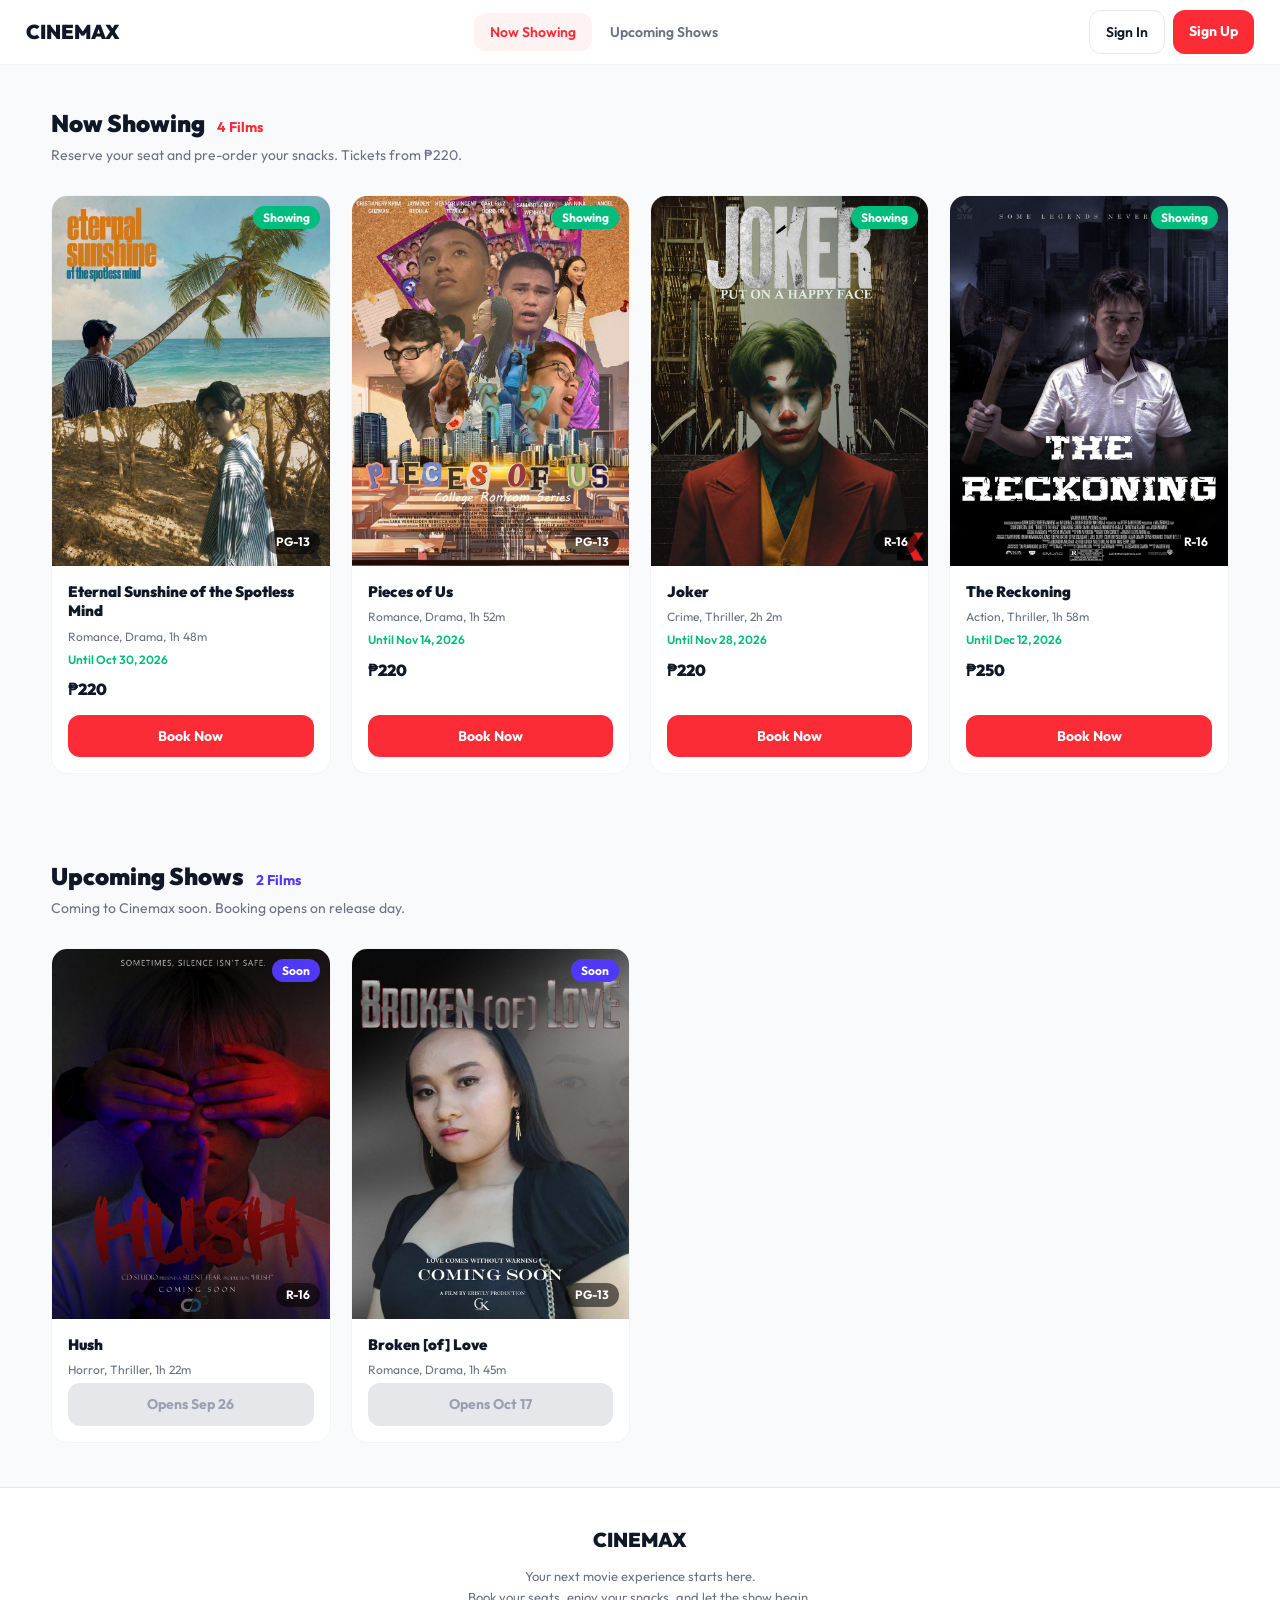
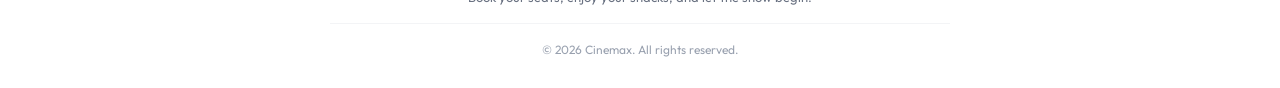
<file: index.html>
<!DOCTYPE html>
<html lang="en">
<head>
  <meta charset="UTF-8">
  <meta name="viewport" content="width=device-width, initial-scale=1.0">
  <title>Cinemax</title>

  <link rel="preconnect" href="https://fonts.googleapis.com">
  <link rel="preconnect" href="https://fonts.gstatic.com" crossorigin>
  <link href="https://fonts.googleapis.com/css2?family=Outfit:wght@400;600;700;900&display=swap" rel="stylesheet">

  <link rel="stylesheet" href="cinemax.css">
</head>
<body>

  <header class="top-bar">
    <div class="top-bar-inner">

      <a class="logo" href="index.html">CINEMAX</a>

      <input class="menu-checkbox" type="checkbox" id="menu-open" aria-label="Menu">
      <label class="menu-toggle" for="menu-open"><span></span></label>
      <div class="bar-nav">
        <nav class="menu">
          <a href="#now-showing" class="current">Now Showing</a>
          <a href="#coming-soon">Upcoming Shows</a>
        </nav>
        <div class="auth-buttons">
          <a class="button button-outline" href="signin.html">Sign In</a>
          <a class="button button-red" href="signup.html">Sign Up</a>
        </div>
      </div>
    </div>
  </header>

  <main>

    <section class="section" id="now-showing">

      <div class="section-title-row">
        <h2 class="section-title">Now Showing</h2>
        <span class="film-count" id="showing-count">4 Films</span>
      </div>
      <p class="section-note">Reserve your seat and pre-order your snacks. Tickets from &#8369;220.</p>

      <p class="loading-note hidden" id="showing-loading">Loading the listings&hellip;</p>

      <div class="movie-grid" id="showing-grid">

        <div class="movie-card">

          <div class="movie-poster">
            <img src="photo/eternal-sunshine.jpg"
                 alt="Eternal Sunshine of the Spotless Mind poster"
                 width="900" height="1200" decoding="async" fetchpriority="high">
            <span class="tag-status tag-showing">Showing</span>
            <span class="tag-rated">PG-13</span>
          </div>

          <div class="movie-info">
            <h3 class="movie-title">Eternal Sunshine of the Spotless Mind</h3>
            <p class="movie-genre">Romance, Drama, 1h 48m</p>
            <p class="movie-last-day">Until Oct 30, 2026</p>
            <p class="movie-price">&#8369;220</p>
            <a class="button button-red button-wide" href="book.html">Book Now</a>
          </div>

        </div>

        <div class="movie-card">
          <div class="movie-poster">
            <img src="photo/Pieces-of-us.jpg" alt="Pieces of Us poster"
                 width="900" height="1200" decoding="async" fetchpriority="high">
            <span class="tag-status tag-showing">Showing</span>
            <span class="tag-rated">PG-13</span>
          </div>
          <div class="movie-info">
            <h3 class="movie-title">Pieces of Us</h3>
            <p class="movie-genre">Romance, Drama, 1h 52m</p>
            <p class="movie-last-day">Until Nov 14, 2026</p>
            <p class="movie-price">&#8369;220</p>
            <a class="button button-red button-wide" href="book.html">Book Now</a>
          </div>
        </div>

        <div class="movie-card">
          <div class="movie-poster">
            <img src="photo/Joker.jpg" alt="Joker poster"
                 width="900" height="1200" decoding="async" fetchpriority="high">
            <span class="tag-status tag-showing">Showing</span>
            <span class="tag-rated">R-16</span>
          </div>
          <div class="movie-info">
            <h3 class="movie-title">Joker</h3>
            <p class="movie-genre">Crime, Thriller, 2h 2m</p>
            <p class="movie-last-day">Until Nov 28, 2026</p>
            <p class="movie-price">&#8369;220</p>
            <a class="button button-red button-wide" href="book.html">Book Now</a>
          </div>
        </div>

        <div class="movie-card">
          <div class="movie-poster">
            <img src="photo/The-Reckoning.jpg" alt="The Reckoning poster"
                 width="900" height="1200" decoding="async" fetchpriority="high">
            <span class="tag-status tag-showing">Showing</span>
            <span class="tag-rated">R-16</span>
          </div>
          <div class="movie-info">
            <h3 class="movie-title">The Reckoning</h3>
            <p class="movie-genre">Action, Thriller, 1h 58m</p>
            <p class="movie-last-day">Until Dec 12, 2026</p>
            <p class="movie-price">&#8369;250</p>
            <a class="button button-red button-wide" href="book.html">Book Now</a>
          </div>
        </div>

      </div>

    </section>

    <section class="section" id="coming-soon">

      <div class="section-title-row">
        <h2 class="section-title">Upcoming Shows</h2>
        <span class="film-count film-count-soon" id="soon-count">2 Films</span>
      </div>
      <p class="section-note">Coming to Cinemax soon. Booking opens on release day.</p>

      <div class="movie-grid" id="soon-grid">

        <div class="movie-card">
          <div class="movie-poster">
            <img src="photo/Hush.jpg" alt="Hush poster"
                 width="900" height="1200" decoding="async" loading="lazy">
            <span class="tag-status tag-soon">Soon</span>
            <span class="tag-rated">R-16</span>
          </div>
          <div class="movie-info">
            <h3 class="movie-title">Hush</h3>
            <p class="movie-genre">Horror, Thriller, 1h 22m</p>
            <span class="button button-grey button-wide">Opens Sep 26</span>
          </div>
        </div>

        <div class="movie-card">
          <div class="movie-poster">
            <img src="photo/Broken-%5Bof%5D-Love.jpg" alt="Broken [of] Love poster"
                 width="900" height="1200" decoding="async" loading="lazy">
            <span class="tag-status tag-soon">Soon</span>
            <span class="tag-rated">PG-13</span>
          </div>
          <div class="movie-info">
            <h3 class="movie-title">Broken [of] Love</h3>
            <p class="movie-genre">Romance, Drama, 1h 45m</p>
            <span class="button button-grey button-wide">Opens Oct 17</span>
          </div>
        </div>

      </div>

      <p class="empty-state hidden">
        <strong>Nothing announced yet</strong>
        New titles appear here first.
      </p>

    </section>

  </main>

  <footer class="site-footer">
    <div class="footer-inner">

      <a class="logo" href="index.html">CINEMAX</a>

      <p class="footer-text">
        Your next movie experience starts here. <br>
        Book your seats, enjoy your snacks, and let the show begin.
      </p>

      <p class="footer-copyright">&copy; 2026 Cinemax. All rights reserved.</p>

    </div>
  </footer>

</body>
</html>
</file>
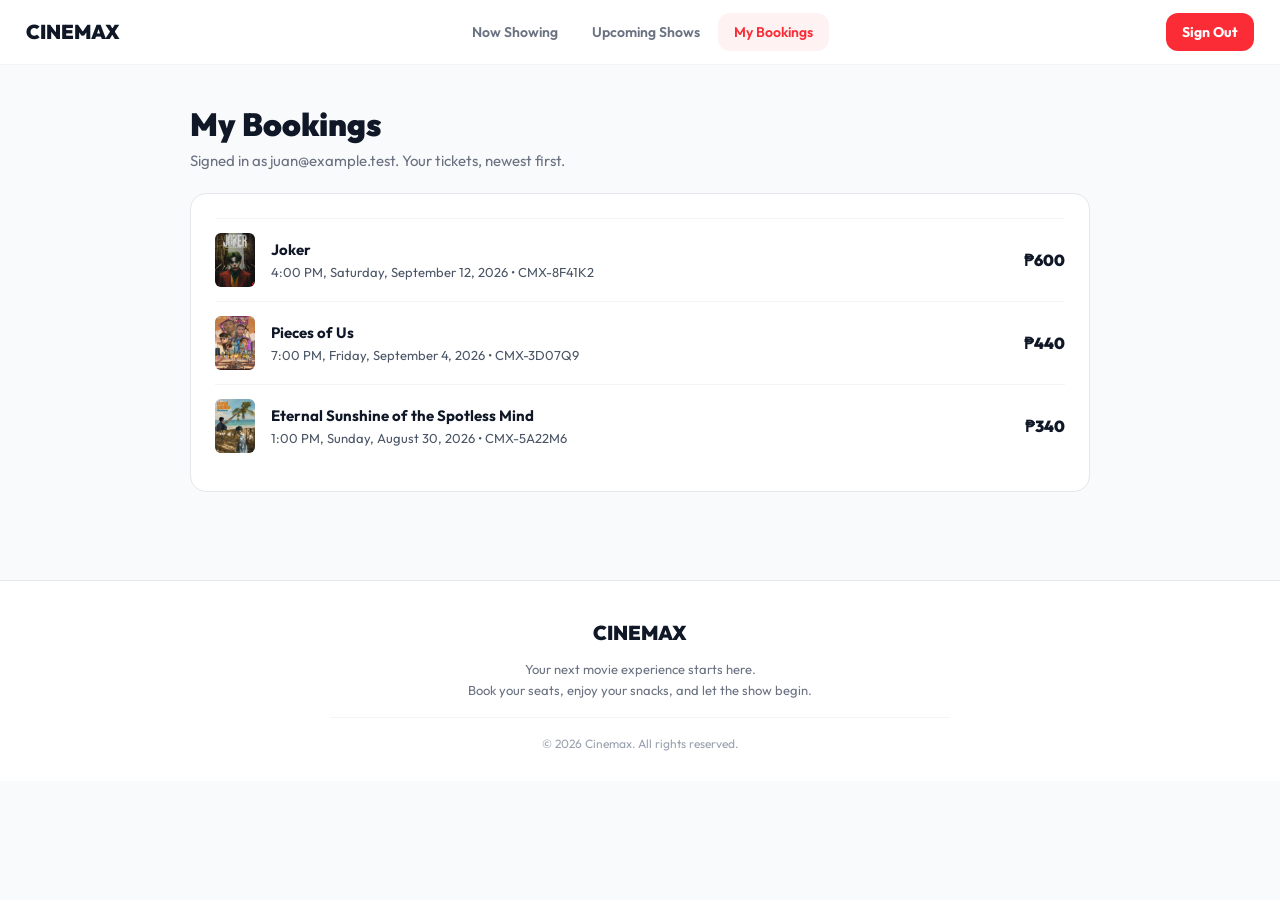
<file: account.html>
<!DOCTYPE html>
<html lang="en">
<head>
  <meta charset="UTF-8">
  <meta name="viewport" content="width=device-width, initial-scale=1.0">
  <title>My Bookings - Cinemax</title>

  <link rel="preconnect" href="https://fonts.googleapis.com">
  <link rel="preconnect" href="https://fonts.gstatic.com" crossorigin>
  <link href="https://fonts.googleapis.com/css2?family=Outfit:wght@400;600;700;900&display=swap" rel="stylesheet">
  <link rel="stylesheet" href="cinemax.css">
</head>
<body>

  <header class="top-bar">
    <div class="top-bar-inner">
      <a class="logo" href="index.html">CINEMAX</a>
      <input class="menu-checkbox" type="checkbox" id="menu-open" aria-label="Menu">
      <label class="menu-toggle" for="menu-open"><span></span></label>
      <div class="bar-nav">
        <nav class="menu">
          <a href="index.html#now-showing">Now Showing</a>
          <a href="index.html#coming-soon">Upcoming Shows</a>
          <a href="account.html" class="current">My Bookings</a>
        </nav>
        <div class="auth-buttons">
          <button class="button button-red" type="button" id="sign-out">Sign Out</button>
        </div>
      </div>
    </div>
  </header>

  <main class="admin-page">

    <h1>My Bookings</h1>
    <p class="admin-intro" id="intro">Signed in as juan@example.test. Your tickets, newest first.</p>

    <p class="form-message hidden" id="page-message"></p>

    <section class="panel">

      <p class="loading-note hidden" id="loading">Loading your bookings&hellip;</p>

      <div id="bookings">

        <a class="order-row" href="ticket.html" style="text-decoration: none; color: inherit;">
          <img class="table-poster" src="photo/Joker.jpg" alt="Joker poster">
          <div class="order-left">
            <p class="order-items">Joker</p>
            <p class="order-who">4:00 PM, Saturday, September 12, 2026 &bull; CMX-8F41K2</p>
          </div>
          <p class="order-price">&#8369;600</p>
        </a>

        <a class="order-row" href="ticket.html" style="text-decoration: none; color: inherit;">
          <img class="table-poster" src="photo/Pieces-of-us.jpg" alt="Pieces of Us poster">
          <div class="order-left">
            <p class="order-items">Pieces of Us</p>
            <p class="order-who">7:00 PM, Friday, September 4, 2026 &bull; CMX-3D07Q9</p>
          </div>
          <p class="order-price">&#8369;440</p>
        </a>

        <a class="order-row" href="ticket.html" style="text-decoration: none; color: inherit;">
          <img class="table-poster" src="photo/eternal-sunshine.jpg" alt="Eternal Sunshine of the Spotless Mind poster">
          <div class="order-left">
            <p class="order-items">Eternal Sunshine of the Spotless Mind</p>
            <p class="order-who">1:00 PM, Sunday, August 30, 2026 &bull; CMX-5A22M6</p>
          </div>
          <p class="order-price">&#8369;340</p>
        </a>

      </div>

      <p class="empty-state hidden">
        <strong>No bookings yet</strong>
        Once you book a seat, your ticket appears here.
      </p>
      <p class="hidden" style="text-align: center;">
        <a class="button button-red" href="index.html">Browse movies</a>
      </p>

    </section>

  </main>

  <footer class="site-footer">
    <div class="footer-inner">
      <a class="logo" href="index.html">CINEMAX</a>
      <p class="footer-text">
        Your next movie experience starts here. <br>
        Book your seats, enjoy your snacks, and let the show begin.
      </p>
      <p class="footer-copyright">&copy; 2026 Cinemax. All rights reserved.</p>
    </div>
  </footer>

</body>
</html>
</file>
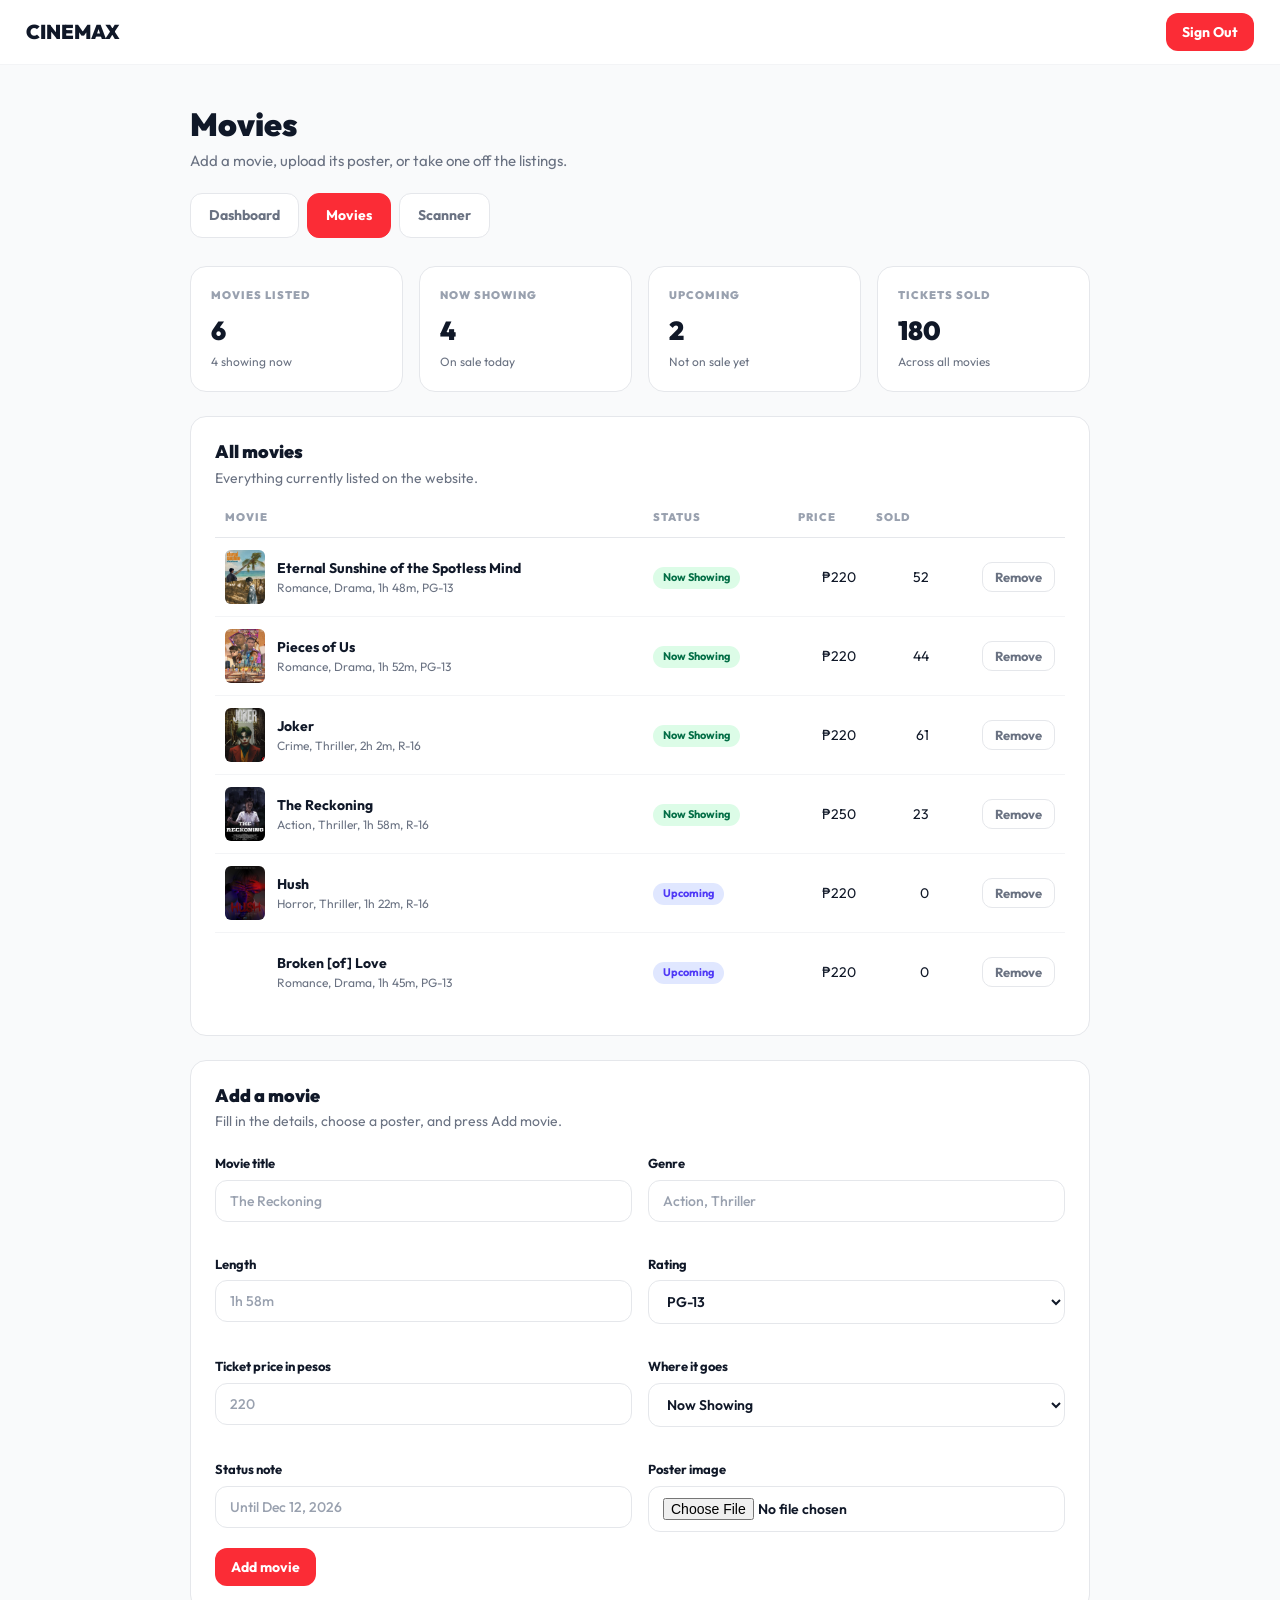
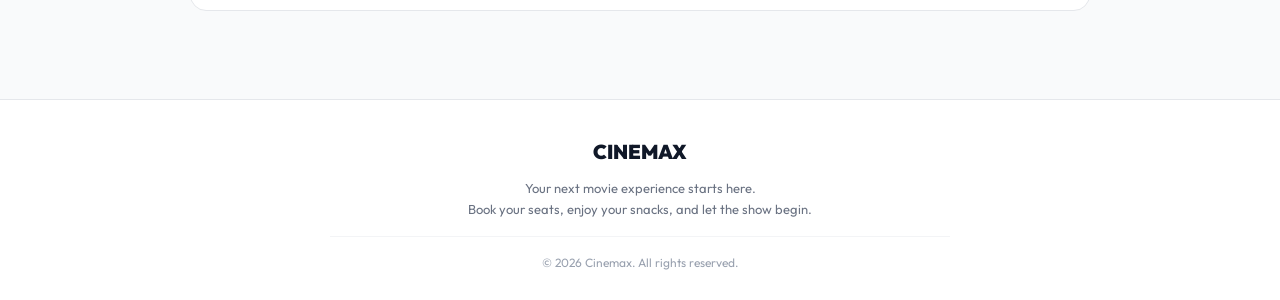
<file: admin-movies.html>
<!DOCTYPE html>
<html lang="en">
<head>
  <meta charset="UTF-8">
  <meta name="viewport" content="width=device-width, initial-scale=1.0">
  <title>Movies - Cinemax</title>

  <link rel="preconnect" href="https://fonts.googleapis.com">
  <link rel="preconnect" href="https://fonts.gstatic.com" crossorigin>
  <link href="https://fonts.googleapis.com/css2?family=Outfit:wght@400;600;700;900&display=swap" rel="stylesheet">
  <link rel="stylesheet" href="cinemax.css">
</head>
<body>

  <header class="top-bar">
    <div class="top-bar-inner">
      <a class="logo" href="index.html">CINEMAX</a>
      <input class="menu-checkbox" type="checkbox" id="menu-open" aria-label="Menu">
      <label class="menu-toggle" for="menu-open"><span></span></label>
      <div class="bar-nav">
        <nav class="menu"></nav>
        <div class="auth-buttons">
          <button class="button button-red" type="button" id="sign-out">Sign Out</button>
        </div>
      </div>
    </div>
  </header>

  <main class="admin-page">

    <h1>Movies</h1>
    <p class="admin-intro">Add a movie, upload its poster, or take one off the listings.</p>

    <nav class="admin-menu">
      <a href="admin.html">Dashboard</a>
      <a href="admin-movies.html" class="current">Movies</a>
      <a href="admin-scanner.html">Scanner</a>
    </nav>

    <p class="form-message hidden" id="page-message"></p>

    <div class="stat-row">

      <div class="stat">
        <p class="stat-name">Movies Listed</p>
        <p class="stat-figure" id="count-total">6</p>
        <p class="stat-extra" id="count-showing-note">4 showing now</p>
      </div>

      <div class="stat">
        <p class="stat-name">Now Showing</p>
        <p class="stat-figure" id="count-showing">4</p>
        <p class="stat-extra">On sale today</p>
      </div>

      <div class="stat">
        <p class="stat-name">Upcoming</p>
        <p class="stat-figure" id="count-upcoming">2</p>
        <p class="stat-extra">Not on sale yet</p>
      </div>

      <div class="stat">
        <p class="stat-name">Tickets Sold</p>
        <p class="stat-figure" id="count-tickets">180</p>
        <p class="stat-extra">Across all movies</p>
      </div>

    </div>

    <section class="panel">

      <h2>All movies</h2>
      <p class="panel-note">Everything currently listed on the website.</p>

      <p class="loading-note hidden" id="movies-loading">Loading the listings&hellip;</p>

      <table class="movie-table" id="movie-table">

        <thead>
          <tr>
            <th>Movie</th>
            <th class="hide-small">Status</th>
            <th class="right hide-small">Price</th>
            <th class="right">Sold</th>
            <th></th>
          </tr>
        </thead>

        <tbody id="movie-rows">

          <tr>

            <td>
              <span class="cell-with-poster">
                <img class="table-poster" src="photo/eternal-sunshine.jpg"
                     alt="Eternal Sunshine of the Spotless Mind poster"
                     width="40" height="54" loading="lazy" decoding="async">
                <span>
                  <span class="movie-name">Eternal Sunshine of the Spotless Mind</span>
                  <span class="movie-sub">Romance, Drama, 1h 48m, PG-13</span>
                </span>
              </span>
            </td>

            <td class="hide-small"><span class="label-showing">Now Showing</span></td>
            <td class="right hide-small">&#8369;220</td>
            <td class="right">52</td>
            <td class="right"><button class="remove-button" type="button">Remove</button></td>

          </tr>

          <tr>
            <td>
              <span class="cell-with-poster">
                <img class="table-poster" src="photo/Pieces-of-us.jpg" alt="Pieces of Us poster"
                     width="40" height="54" loading="lazy" decoding="async">
                <span>
                  <span class="movie-name">Pieces of Us</span>
                  <span class="movie-sub">Romance, Drama, 1h 52m, PG-13</span>
                </span>
              </span>
            </td>
            <td class="hide-small"><span class="label-showing">Now Showing</span></td>
            <td class="right hide-small">&#8369;220</td>
            <td class="right">44</td>
            <td class="right"><button class="remove-button" type="button">Remove</button></td>
          </tr>

          <tr>
            <td>
              <span class="cell-with-poster">
                <img class="table-poster" src="photo/Joker.jpg" alt="Joker poster"
                     width="40" height="54" loading="lazy" decoding="async">
                <span>
                  <span class="movie-name">Joker</span>
                  <span class="movie-sub">Crime, Thriller, 2h 2m, R-16</span>
                </span>
              </span>
            </td>
            <td class="hide-small"><span class="label-showing">Now Showing</span></td>
            <td class="right hide-small">&#8369;220</td>
            <td class="right">61</td>
            <td class="right"><button class="remove-button" type="button">Remove</button></td>
          </tr>

          <tr>
            <td>
              <span class="cell-with-poster">
                <img class="table-poster" src="photo/The-Reckoning.jpg" alt="The Reckoning poster"
                     width="40" height="54" loading="lazy" decoding="async">
                <span>
                  <span class="movie-name">The Reckoning</span>
                  <span class="movie-sub">Action, Thriller, 1h 58m, R-16</span>
                </span>
              </span>
            </td>
            <td class="hide-small"><span class="label-showing">Now Showing</span></td>
            <td class="right hide-small">&#8369;250</td>
            <td class="right">23</td>
            <td class="right"><button class="remove-button" type="button">Remove</button></td>
          </tr>

          <tr>
            <td>
              <span class="cell-with-poster">
                <img class="table-poster" src="photo/Hush.jpg" alt="Hush poster"
                     width="40" height="54" loading="lazy" decoding="async">
                <span>
                  <span class="movie-name">Hush</span>
                  <span class="movie-sub">Horror, Thriller, 1h 22m, R-16</span>
                </span>
              </span>
            </td>
            <td class="hide-small"><span class="label-soon">Upcoming</span></td>
            <td class="right hide-small">&#8369;220</td>
            <td class="right">0</td>
            <td class="right"><button class="remove-button" type="button">Remove</button></td>
          </tr>

          <tr>
            <td>
              <span class="cell-with-poster">
                <img class="table-poster" src="photo/Broken-%5Bof%5D-Love.jpg" alt="Broken [of] Love poster"
                     width="40" height="54" loading="lazy" decoding="async">
                <span>
                  <span class="movie-name">Broken [of] Love</span>
                  <span class="movie-sub">Romance, Drama, 1h 45m, PG-13</span>
                </span>
              </span>
            </td>
            <td class="hide-small"><span class="label-soon">Upcoming</span></td>
            <td class="right hide-small">&#8369;220</td>
            <td class="right">0</td>
            <td class="right"><button class="remove-button" type="button">Remove</button></td>
          </tr>

        </tbody>
      </table>

    </section>

    <section class="panel">

      <h2>Add a movie</h2>
      <p class="panel-note">Fill in the details, choose a poster, and press Add movie.</p>

      <p class="form-message hidden" id="add-message"></p>

      <form id="add-form" novalidate>

        <div class="add-grid">

          <div class="form-field">
            <label for="new-title">Movie title</label>
            <input id="new-title" type="text" placeholder="The Reckoning" required>
          </div>

          <div class="form-field">
            <label for="new-genre">Genre</label>
            <input id="new-genre" type="text" placeholder="Action, Thriller" required>
          </div>

          <div class="form-field">
            <label for="new-length">Length</label>
            <input id="new-length" type="text" placeholder="1h 58m" required>
          </div>

          <div class="form-field">
            <label for="new-rating">Rating</label>
            <select id="new-rating">
              <option>G</option>
              <option>PG</option>
              <option selected>PG-13</option>
              <option>R-13</option>
              <option>R-16</option>
              <option>R-18</option>
            </select>
          </div>

          <div class="form-field">
            <label for="new-price">Ticket price in pesos</label>
            <input id="new-price" type="number" min="1" step="10" placeholder="220" required>
          </div>

          <div class="form-field">
            <label for="new-status">Where it goes</label>
            <select id="new-status">
              <option value="now_showing">Now Showing</option>
              <option value="upcoming">Upcoming Shows</option>
            </select>
          </div>

          <div class="form-field">
            <label for="new-note">Status note</label>
            <input id="new-note" type="text" placeholder="Until Dec 12, 2026">
          </div>

          <div class="form-field">
            <label for="new-poster">Poster image</label>
            <input id="new-poster" type="file" accept="image/jpeg,image/png,image/webp">
          </div>

        </div>

        <button class="button button-red" type="submit" id="add-button">Add movie</button>

      </form>

    </section>

  </main>

  <footer class="site-footer">
    <div class="footer-inner">
      <a class="logo" href="index.html">CINEMAX</a>
      <p class="footer-text">
        Your next movie experience starts here. <br>
        Book your seats, enjoy your snacks, and let the show begin.
      </p>
      <p class="footer-copyright">&copy; 2026 Cinemax. All rights reserved.</p>
    </div>
  </footer>

</body>
</html>
</file>
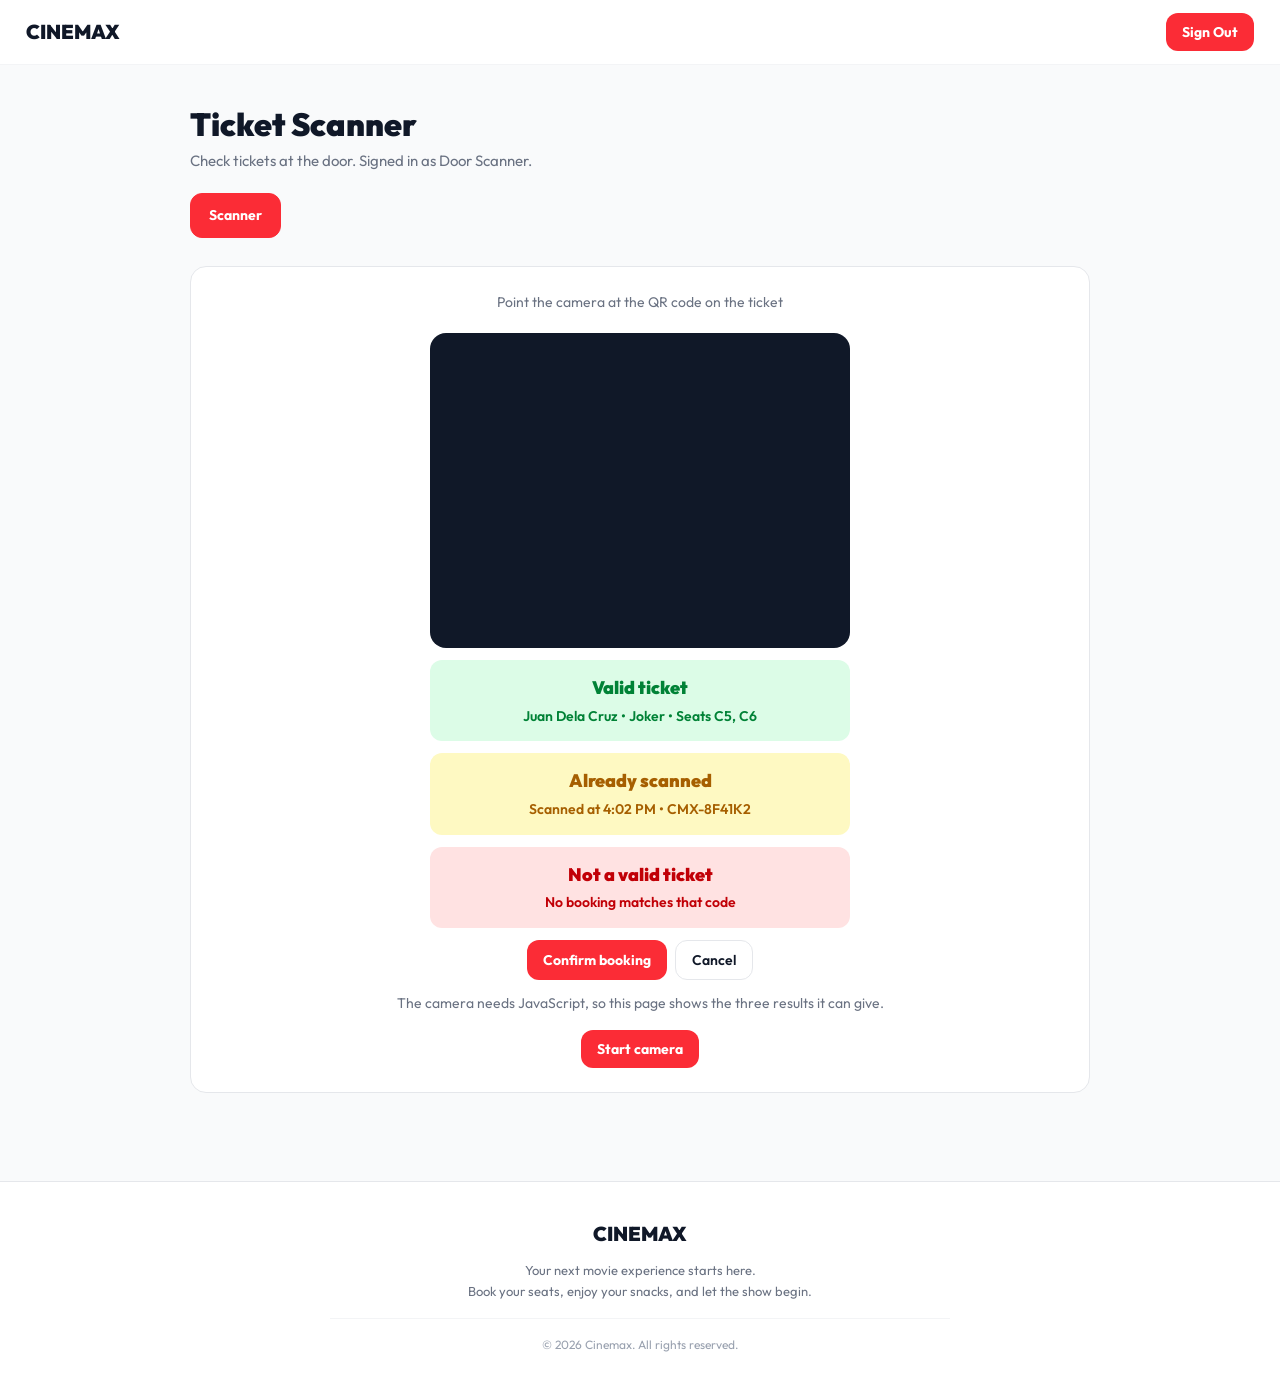
<file: admin-scanner.html>
<!DOCTYPE html>
<html lang="en">
<head>
  <meta charset="UTF-8">
  <meta name="viewport" content="width=device-width, initial-scale=1.0">
  <title>Ticket Scanner - Cinemax</title>

  <link rel="preconnect" href="https://fonts.googleapis.com">
  <link rel="preconnect" href="https://fonts.gstatic.com" crossorigin>
  <link href="https://fonts.googleapis.com/css2?family=Outfit:wght@400;600;700;900&display=swap" rel="stylesheet">
  <link rel="stylesheet" href="cinemax.css">
</head>
<body>

  <header class="top-bar">
    <div class="top-bar-inner">
      <a class="logo" href="index.html">CINEMAX</a>
      <input class="menu-checkbox" type="checkbox" id="menu-open" aria-label="Menu">
      <label class="menu-toggle" for="menu-open"><span></span></label>
      <div class="bar-nav">
        <nav class="menu"></nav>
        <div class="auth-buttons">
          <button class="button button-red" type="button" id="sign-out">Sign Out</button>
        </div>
      </div>
    </div>
  </header>

  <main class="admin-page">

    <h1>Ticket Scanner</h1>
    <p class="admin-intro">Check tickets at the door. <span id="signed-in-as">Signed in as Door Scanner.</span></p>

    <nav class="admin-menu">
      <a href="admin-scanner.html" class="current">Scanner</a>
    </nav>

    <div class="panel camera-panel">

      <p class="panel-note">Point the camera at the QR code on the ticket</p>

      <div class="camera-video" id="camera-video"></div>

      <p class="scan-result scan-result-good">
        Valid ticket
        <span class="scan-result-who">Juan Dela Cruz &bull; Joker &bull; Seats C5, C6</span>
      </p>

      <p class="scan-result scan-result-used">
        Already scanned
        <span class="scan-result-who">Scanned at 4:02 PM &bull; CMX-8F41K2</span>
      </p>

      <p class="scan-result scan-result-bad">
        Not a valid ticket
        <span class="scan-result-who">No booking matches that code</span>
      </p>

      <div class="scan-actions" id="scan-actions">
        <button class="button button-red" id="confirm-booking" type="button">Confirm booking</button>
        <button class="button button-outline" id="cancel-booking" type="button">Cancel</button>
      </div>

      <p class="camera-message" id="camera-message">The camera needs JavaScript, so this page shows the three results it can give.</p>

      <button class="button button-red" id="start-camera" type="button">Start camera</button>
      <button class="button button-outline hidden" id="close-camera" type="button">Close camera</button>

    </div>

  </main>

  <footer class="site-footer">
    <div class="footer-inner">
      <a class="logo" href="index.html">CINEMAX</a>
      <p class="footer-text">
        Your next movie experience starts here. <br>
        Book your seats, enjoy your snacks, and let the show begin.
      </p>
      <p class="footer-copyright">&copy; 2026 Cinemax. All rights reserved.</p>
    </div>
  </footer>

</body>
</html>
</file>
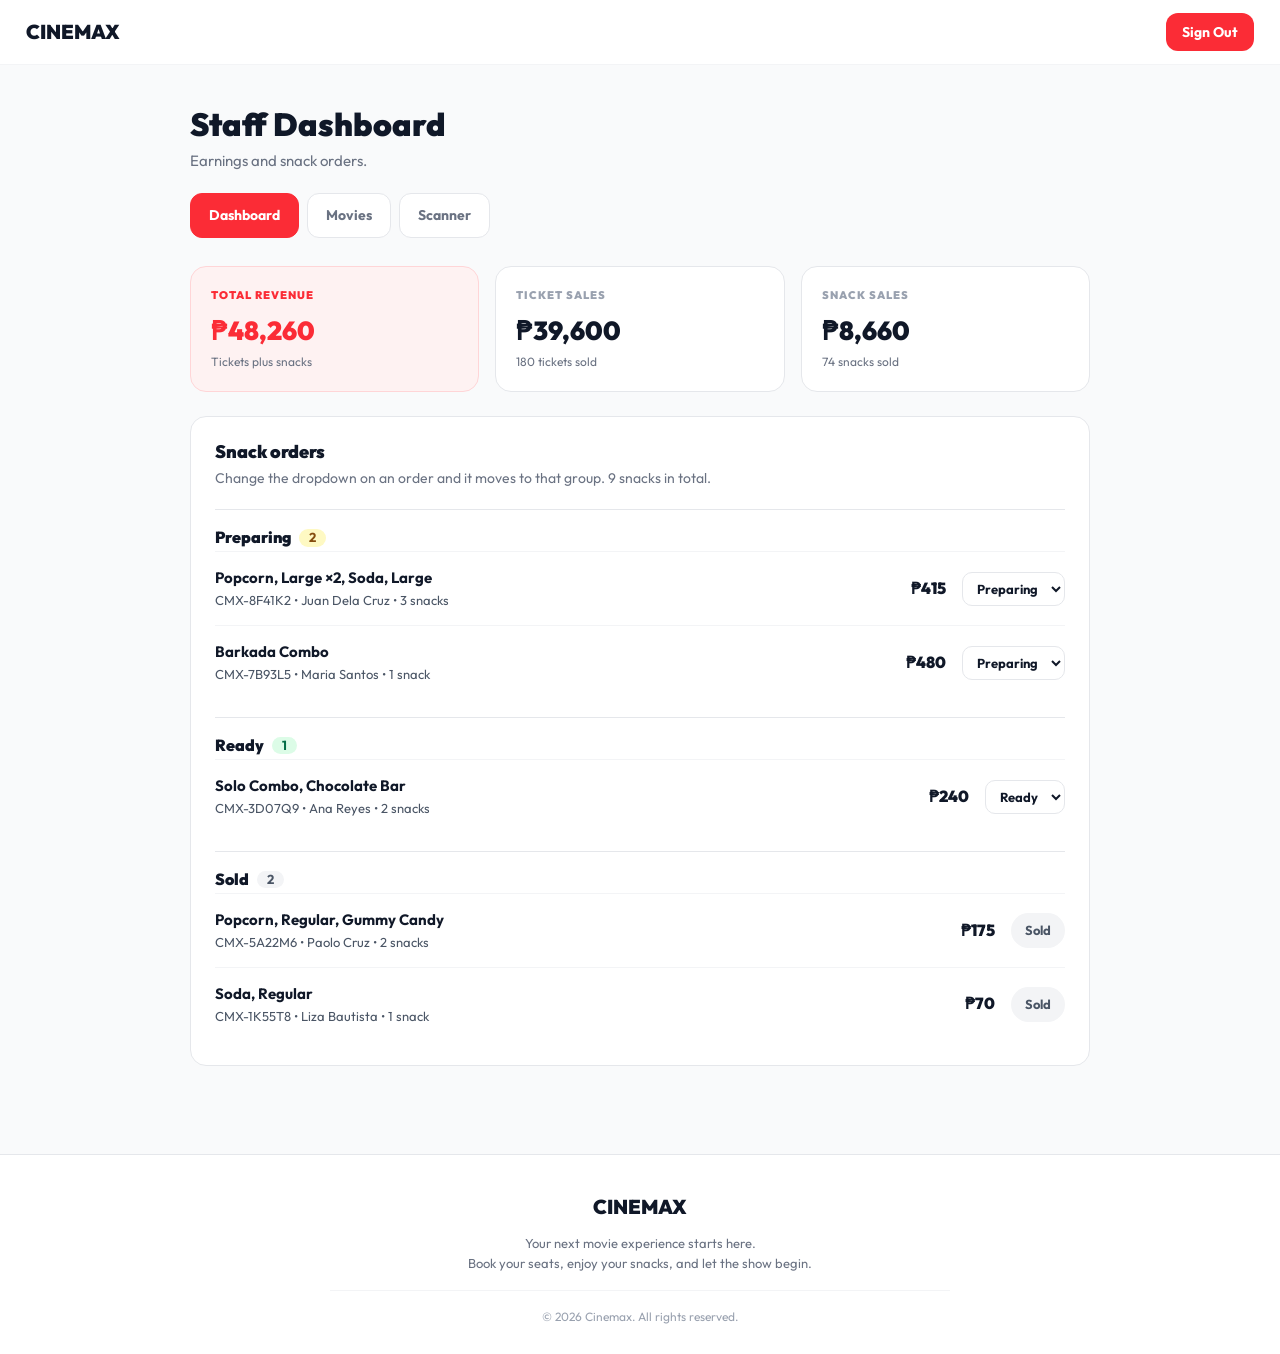
<file: admin.html>
<!DOCTYPE html>
<html lang="en">
<head>
  <meta charset="UTF-8">
  <meta name="viewport" content="width=device-width, initial-scale=1.0">
  <title>Staff Dashboard - Cinemax</title>

  <link rel="preconnect" href="https://fonts.googleapis.com">
  <link rel="preconnect" href="https://fonts.gstatic.com" crossorigin>
  <link href="https://fonts.googleapis.com/css2?family=Outfit:wght@400;600;700;900&display=swap" rel="stylesheet">
  <link rel="stylesheet" href="cinemax.css">
</head>
<body>

  <header class="top-bar">
    <div class="top-bar-inner">
      <a class="logo" href="index.html">CINEMAX</a>
      <input class="menu-checkbox" type="checkbox" id="menu-open" aria-label="Menu">
      <label class="menu-toggle" for="menu-open"><span></span></label>
      <div class="bar-nav">
        <nav class="menu"></nav>
        <div class="auth-buttons">
          <button class="button button-red" type="button" id="sign-out">Sign Out</button>
        </div>
      </div>
    </div>
  </header>

  <main class="admin-page">

    <h1>Staff Dashboard</h1>
    <p class="admin-intro">Earnings and snack orders.</p>

    <nav class="admin-menu">
      <a href="admin.html" class="current">Dashboard</a>
      <a href="admin-movies.html">Movies</a>
      <a href="admin-scanner.html">Scanner</a>
    </nav>

    <p class="form-message hidden" id="page-message"></p>

    <div class="stat-row">

      <div class="stat stat-money">
        <p class="stat-name">Total Revenue</p>
        <p class="stat-figure" id="total-revenue">&#8369;48,260</p>
        <p class="stat-extra">Tickets plus snacks</p>
      </div>

      <div class="stat">
        <p class="stat-name">Ticket Sales</p>
        <p class="stat-figure" id="ticket-revenue">&#8369;39,600</p>
        <p class="stat-extra" id="tickets-sold">180 tickets sold</p>
      </div>

      <div class="stat">
        <p class="stat-name">Snack Sales</p>
        <p class="stat-figure" id="snack-revenue">&#8369;8,660</p>
        <p class="stat-extra" id="snacks-sold">74 snacks sold</p>
      </div>

    </div>

    <section class="panel">

      <h2>Snack orders</h2>
      <p class="panel-note" id="orders-note">
        Change the dropdown on an order and it moves to that group. 9 snacks in total.
      </p>

      <p class="loading-note hidden" id="orders-loading">Loading the counter queue&hellip;</p>

      <div class="order-group">

        <h3 class="order-group-title">
          Preparing
          <span class="order-count count-preparing" id="count-preparing">2</span>
        </h3>

        <p class="empty-note hidden" id="empty-preparing">Nothing being prepared</p>

        <div id="group-preparing">

          <div class="order-row" data-order-id="41">
            <div class="order-left">
              <p class="order-items">Popcorn, Large &times;2, Soda, Large</p>
              <p class="order-who">CMX-8F41K2 &bull; Juan Dela Cruz &bull; 3 snacks</p>
            </div>
            <p class="order-price">&#8369;415</p>
            <select class="order-status">
              <option value="preparing" selected>Preparing</option>
              <option value="ready">Ready</option>
            </select>
          </div>

          <div class="order-row" data-order-id="42">
            <div class="order-left">
              <p class="order-items">Barkada Combo</p>
              <p class="order-who">CMX-7B93L5 &bull; Maria Santos &bull; 1 snack</p>
            </div>
            <p class="order-price">&#8369;480</p>
            <select class="order-status">
              <option value="preparing" selected>Preparing</option>
              <option value="ready">Ready</option>
            </select>
          </div>

        </div>
      </div>

      <div class="order-group">

        <h3 class="order-group-title">
          Ready
          <span class="order-count count-ready" id="count-ready">1</span>
        </h3>

        <p class="empty-note hidden" id="empty-ready">Nothing waiting at the counter</p>

        <div id="group-ready">

          <div class="order-row" data-order-id="39">
            <div class="order-left">
              <p class="order-items">Solo Combo, Chocolate Bar</p>
              <p class="order-who">CMX-3D07Q9 &bull; Ana Reyes &bull; 2 snacks</p>
            </div>
            <p class="order-price">&#8369;240</p>
            <select class="order-status">
              <option value="ready" selected>Ready</option>
              <option value="sold">Sold</option>
            </select>
          </div>

        </div>
      </div>

      <div class="order-group">

        <h3 class="order-group-title">
          Sold
          <span class="order-count count-sold" id="count-sold">2</span>
        </h3>

        <p class="empty-note hidden" id="empty-sold">Nothing handed over yet</p>

        <div id="group-sold">

          <div class="order-row" data-order-id="35">
            <div class="order-left">
              <p class="order-items">Popcorn, Regular, Gummy Candy</p>
              <p class="order-who">CMX-5A22M6 &bull; Paolo Cruz &bull; 2 snacks</p>
            </div>
            <p class="order-price">&#8369;175</p>
            <span class="sold-tag">Sold</span>
          </div>

          <div class="order-row" data-order-id="33">
            <div class="order-left">
              <p class="order-items">Soda, Regular</p>
              <p class="order-who">CMX-1K55T8 &bull; Liza Bautista &bull; 1 snack</p>
            </div>
            <p class="order-price">&#8369;70</p>
            <span class="sold-tag">Sold</span>
          </div>

        </div>
      </div>

    </section>

  </main>

  <footer class="site-footer">
    <div class="footer-inner">
      <a class="logo" href="index.html">CINEMAX</a>
      <p class="footer-text">
        Your next movie experience starts here. <br>
        Book your seats, enjoy your snacks, and let the show begin.
      </p>
      <p class="footer-copyright">&copy; 2026 Cinemax. All rights reserved.</p>
    </div>
  </footer>

</body>
</html>
</file>
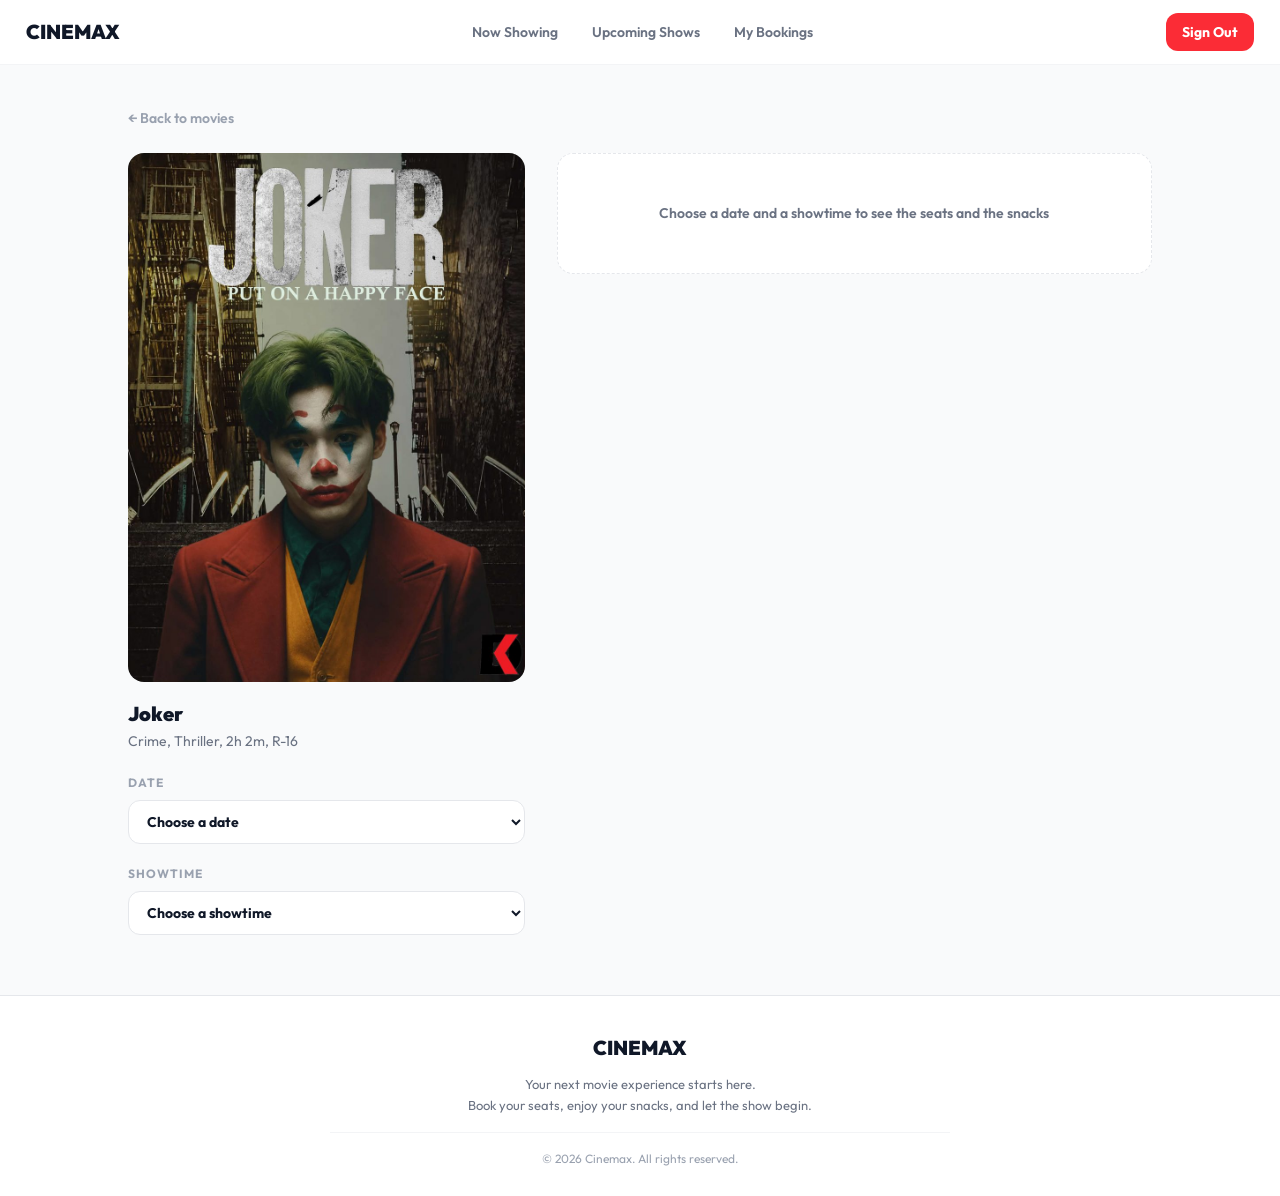
<file: book.html>
<!DOCTYPE html>
<html lang="en">
<head>
  <meta charset="UTF-8">
  <meta name="viewport" content="width=device-width, initial-scale=1.0">
  <title>Book Tickets - Cinemax</title>

  <link rel="preconnect" href="https://fonts.googleapis.com">
  <link rel="preconnect" href="https://fonts.gstatic.com" crossorigin>
  <link href="https://fonts.googleapis.com/css2?family=Outfit:wght@400;600;700;900&display=swap" rel="stylesheet">
  <link rel="stylesheet" href="cinemax.css">
</head>
<body>

  <header class="top-bar">
    <div class="top-bar-inner">
      <a class="logo" href="index.html">CINEMAX</a>
      <input class="menu-checkbox" type="checkbox" id="menu-open" aria-label="Menu">
      <label class="menu-toggle" for="menu-open"><span></span></label>
      <div class="bar-nav">
        <nav class="menu">
          <a href="index.html#now-showing">Now Showing</a>
          <a href="index.html#coming-soon">Upcoming Shows</a>
          <a href="account.html">My Bookings</a>
        </nav>
        <div class="auth-buttons">
          <button class="button button-red" type="button" id="sign-out">Sign Out</button>
        </div>
      </div>
    </div>
  </header>

  <main class="booking">

    <a class="back-link" href="index.html">&larr; Back to movies</a>

    <p class="loading-note hidden" id="page-loading">Loading this movie&hellip;</p>

    <div class="booking-layout" id="booking-layout">

      <div class="booking-left">

        <img class="booking-poster" id="poster"
             src="photo/Joker.jpg" alt="Joker poster"
             width="900" height="1200" fetchpriority="high" decoding="async">

        <div class="booking-block">
          <h1 class="film-title" id="film-title">Joker</h1>
          <p class="film-details" id="film-details">Crime, Thriller, 2h 2m, R-16</p>
        </div>

        <div class="booking-block">
          <label class="field-label" for="date">Date</label>
          <select class="dropdown" id="date">
            <option value="">Choose a date</option>
            <option value="2026-09-12">Sat, 12 Sep</option>
            <option value="2026-09-13">Sun, 13 Sep</option>
            <option value="2026-09-14">Mon, 14 Sep</option>
          </select>
        </div>

        <div class="booking-block">
          <label class="field-label" for="showtime">Showtime</label>
          <select class="dropdown" id="showtime">
            <option value="">Choose a showtime</option>
            <optgroup label="Sat, 12 Sep">
              <option value="101">1:00 PM</option>
              <option value="102">4:00 PM</option>
              <option value="103">7:00 PM &mdash; filling up</option>
              <option value="104">10:00 PM &mdash; full</option>
            </optgroup>
            <optgroup label="Sun, 13 Sep">
              <option value="105">1:00 PM</option>
              <option value="106">5:30 PM</option>
            </optgroup>
            <optgroup label="Mon, 14 Sep">
              <option value="107">8:00 PM</option>
            </optgroup>
          </select>
        </div>

      </div>

      <div class="seat-area">

        <p class="pick-first" id="pick-first">
          Choose a date and a showtime to see the seats and the snacks
        </p>

        <div id="seats-and-snacks">

          <h3>Choose Your Seats</h3>

          <div class="screen-curve"></div>
          <p class="screen-word">SCREEN</p>

          <p class="loading-note hidden" id="seats-loading">Checking which seats are free&hellip;</p>

          <div class="seat-map" id="seat-map">

            <div class="seat-row">

              <span class="row-letter">A</span>

              <label class="seat s-A1">
                <input type="checkbox" value="A1">
                <span class="seat-box">1</span>
              </label>

              <label class="seat s-A2"><input type="checkbox" value="A2"><span class="seat-box">2</span></label>
              <label class="seat s-A3"><input type="checkbox" value="A3"><span class="seat-box">3</span></label>

              <label class="seat s-A4"><input type="checkbox" value="A4"><span class="seat-box">4</span></label>

              <label class="seat s-A5"><input type="checkbox" value="A5"><span class="seat-box">5</span></label>
              <label class="seat s-A6"><input type="checkbox" value="A6"><span class="seat-box">6</span></label>
              <label class="seat s-A7"><input type="checkbox" value="A7"><span class="seat-box">7</span></label>
              <label class="seat s-A8"><input type="checkbox" value="A8"><span class="seat-box">8</span></label>
              <label class="seat s-A9"><input type="checkbox" value="A9"><span class="seat-box">9</span></label>
              <label class="seat s-A10"><input type="checkbox" value="A10"><span class="seat-box">10</span></label>
            </div>

            <div class="seat-row">
              <span class="row-letter">B</span>
              <label class="seat s-B1"><input type="checkbox" value="B1"><span class="seat-box">1</span></label>
              <label class="seat s-B2"><input type="checkbox" value="B2"><span class="seat-box">2</span></label>
              <label class="seat s-B3"><input type="checkbox" value="B3"><span class="seat-box">3</span></label>
              <label class="seat s-B4"><input type="checkbox" value="B4"><span class="seat-box">4</span></label>
              <label class="seat s-B5"><input type="checkbox" value="B5"><span class="seat-box">5</span></label>
              <label class="seat s-B6"><input type="checkbox" value="B6"><span class="seat-box">6</span></label>
              <label class="seat s-B7"><input type="checkbox" value="B7"><span class="seat-box">7</span></label>
              <label class="seat s-B8"><input type="checkbox" value="B8"><span class="seat-box">8</span></label>
              <label class="seat s-B9"><input type="checkbox" value="B9"><span class="seat-box">9</span></label>
              <label class="seat s-B10"><input type="checkbox" value="B10"><span class="seat-box">10</span></label>
            </div>

            <div class="seat-row">
              <span class="row-letter">C</span>
              <label class="seat s-C1"><input type="checkbox" value="C1"><span class="seat-box">1</span></label>
              <label class="seat s-C2"><input type="checkbox" value="C2"><span class="seat-box">2</span></label>
              <label class="seat s-C3"><input type="checkbox" value="C3"><span class="seat-box">3</span></label>
              <label class="seat s-C4"><input type="checkbox" value="C4"><span class="seat-box">4</span></label>
              <label class="seat s-C5"><input type="checkbox" value="C5"><span class="seat-box">5</span></label>
              <label class="seat s-C6"><input type="checkbox" value="C6"><span class="seat-box">6</span></label>
              <label class="seat s-C7"><input type="checkbox" value="C7"><span class="seat-box">7</span></label>
              <label class="seat s-C8"><input type="checkbox" value="C8"><span class="seat-box">8</span></label>
              <label class="seat s-C9"><input type="checkbox" value="C9"><span class="seat-box">9</span></label>
              <label class="seat s-C10"><input type="checkbox" value="C10"><span class="seat-box">10</span></label>
            </div>

            <div class="seat-row">
              <span class="row-letter">D</span>
              <label class="seat s-D1"><input type="checkbox" value="D1"><span class="seat-box">1</span></label>
              <label class="seat s-D2"><input type="checkbox" value="D2"><span class="seat-box">2</span></label>
              <label class="seat s-D3"><input type="checkbox" value="D3"><span class="seat-box">3</span></label>
              <label class="seat s-D4"><input type="checkbox" value="D4"><span class="seat-box">4</span></label>
              <label class="seat s-D5"><input type="checkbox" value="D5"><span class="seat-box">5</span></label>
              <label class="seat s-D6"><input type="checkbox" value="D6"><span class="seat-box">6</span></label>
              <label class="seat s-D7"><input type="checkbox" value="D7"><span class="seat-box">7</span></label>
              <label class="seat s-D8"><input type="checkbox" value="D8"><span class="seat-box">8</span></label>
              <label class="seat s-D9"><input type="checkbox" value="D9"><span class="seat-box">9</span></label>
              <label class="seat s-D10"><input type="checkbox" value="D10"><span class="seat-box">10</span></label>
            </div>

            <div class="seat-row">
              <span class="row-letter">E</span>
              <label class="seat s-E1"><input type="checkbox" value="E1"><span class="seat-box">1</span></label>
              <label class="seat s-E2"><input type="checkbox" value="E2"><span class="seat-box">2</span></label>
              <label class="seat s-E3"><input type="checkbox" value="E3"><span class="seat-box">3</span></label>
              <label class="seat s-E4"><input type="checkbox" value="E4"><span class="seat-box">4</span></label>
              <label class="seat s-E5"><input type="checkbox" value="E5"><span class="seat-box">5</span></label>
              <label class="seat s-E6"><input type="checkbox" value="E6"><span class="seat-box">6</span></label>
              <label class="seat s-E7"><input type="checkbox" value="E7"><span class="seat-box">7</span></label>
              <label class="seat s-E8"><input type="checkbox" value="E8"><span class="seat-box">8</span></label>
              <label class="seat s-E9"><input type="checkbox" value="E9"><span class="seat-box">9</span></label>
              <label class="seat s-E10"><input type="checkbox" value="E10"><span class="seat-box">10</span></label>
            </div>

            <div class="seat-row">
              <span class="row-letter">F</span>
              <label class="seat s-F1"><input type="checkbox" value="F1"><span class="seat-box">1</span></label>
              <label class="seat s-F2"><input type="checkbox" value="F2"><span class="seat-box">2</span></label>
              <label class="seat s-F3"><input type="checkbox" value="F3"><span class="seat-box">3</span></label>
              <label class="seat s-F4"><input type="checkbox" value="F4"><span class="seat-box">4</span></label>
              <label class="seat s-F5"><input type="checkbox" value="F5"><span class="seat-box">5</span></label>
              <label class="seat s-F6"><input type="checkbox" value="F6"><span class="seat-box">6</span></label>
              <label class="seat s-F7"><input type="checkbox" value="F7"><span class="seat-box">7</span></label>
              <label class="seat s-F8"><input type="checkbox" value="F8"><span class="seat-box">8</span></label>
              <label class="seat s-F9"><input type="checkbox" value="F9"><span class="seat-box">9</span></label>
              <label class="seat s-F10"><input type="checkbox" value="F10"><span class="seat-box">10</span></label>
            </div>

            <div class="seat-row">
              <span class="row-letter">G</span>
              <label class="seat s-G1"><input type="checkbox" value="G1"><span class="seat-box">1</span></label>
              <label class="seat s-G2"><input type="checkbox" value="G2"><span class="seat-box">2</span></label>
              <label class="seat s-G3"><input type="checkbox" value="G3"><span class="seat-box">3</span></label>
              <label class="seat s-G4"><input type="checkbox" value="G4"><span class="seat-box">4</span></label>
              <label class="seat s-G5"><input type="checkbox" value="G5"><span class="seat-box">5</span></label>
              <label class="seat s-G6"><input type="checkbox" value="G6"><span class="seat-box">6</span></label>
              <label class="seat s-G7"><input type="checkbox" value="G7"><span class="seat-box">7</span></label>
              <label class="seat s-G8"><input type="checkbox" value="G8"><span class="seat-box">8</span></label>
              <label class="seat s-G9"><input type="checkbox" value="G9"><span class="seat-box">9</span></label>
              <label class="seat s-G10"><input type="checkbox" value="G10"><span class="seat-box">10</span></label>
            </div>

          </div>

          <h3>Pre-order Your Snacks</h3>
          <p class="snacks-note">Skip the queue. Your snacks are ready at the counter when you arrive.</p>

          <div id="snack-groups">

            <p class="snack-heading">Popcorn</p>
            <div class="snack-list">
              <label class="snack">
                <input type="checkbox" value="1"
                       data-name="Popcorn, Regular" data-price="12000">
                <span class="snack-box">
                  <span><span class="snack-name">Popcorn, Regular</span></span>
                  <span class="snack-price">&#8369;120</span>
                </span>
              </label>
              <label class="snack">
                <input type="checkbox" value="2"
                       data-name="Popcorn, Large" data-price="16000">
                <span class="snack-box">
                  <span><span class="snack-name">Popcorn, Large</span></span>
                  <span class="snack-price">&#8369;160</span>
                </span>
              </label>
            </div>

            <p class="snack-heading">Drinks</p>
            <div class="snack-list">
              <label class="snack">
                <input type="checkbox" value="3"
                       data-name="Soda, Regular" data-price="7000">
                <span class="snack-box">
                  <span><span class="snack-name">Soda, Regular</span></span>
                  <span class="snack-price">&#8369;70</span>
                </span>
              </label>
              <label class="snack">
                <input type="checkbox" value="4"
                       data-name="Soda, Large" data-price="9500">
                <span class="snack-box">
                  <span><span class="snack-name">Soda, Large</span></span>
                  <span class="snack-price">&#8369;95</span>
                </span>
              </label>
            </div>

            <p class="snack-heading">Candy</p>
            <div class="snack-list">
              <label class="snack">
                <input type="checkbox" value="5"
                       data-name="Chocolate Bar" data-price="6000">
                <span class="snack-box">
                  <span><span class="snack-name">Chocolate Bar</span></span>
                  <span class="snack-price">&#8369;60</span>
                </span>
              </label>
              <label class="snack">
                <input type="checkbox" value="6"
                       data-name="Gummy Candy" data-price="5500">
                <span class="snack-box">
                  <span><span class="snack-name">Gummy Candy</span></span>
                  <span class="snack-price">&#8369;55</span>
                </span>
              </label>
            </div>

            <p class="snack-heading">Combos</p>
            <div class="snack-list">
              <label class="snack">
                <input type="checkbox" value="7"
                       data-name="Solo Combo" data-price="18000">
                <span class="snack-box">
                  <span><span class="snack-name">Solo Combo</span></span>
                  <span class="snack-price">&#8369;180</span>
                </span>
              </label>
              <label class="snack">
                <input type="checkbox" value="8"
                       data-name="Barkada Combo" data-price="48000">
                <span class="snack-box">
                  <span><span class="snack-name">Barkada Combo</span></span>
                  <span class="snack-price">&#8369;480</span>
                </span>
              </label>
            </div>

          </div>

          <div class="order-summary">

            <div class="summary-line">
              <span class="summary-name">Date and showtime</span>
              <span class="summary-value" id="summary-when">Choose a date and showtime</span>
            </div>

            <div class="summary-line">
              <span class="summary-name">Selected seats</span>
              <span class="summary-value" id="summary-seats">Tap the seats above</span>
            </div>

            <div class="summary-line">
              <span class="summary-name">Snacks</span>
              <span class="summary-value" id="summary-snacks">Tick any items above</span>
            </div>

            <div class="summary-line summary-total">
              <span class="summary-name" id="summary-tickets">0 tickets &times; &#8369;220</span>
              <span class="summary-amount" id="summary-amount">&#8369;0</span>
            </div>

            <p class="form-message hidden" id="booking-message"></p>

            <button class="button button-red" type="button" id="confirm">Confirm Booking</button>

          </div>

        </div>

      </div>

    </div>

  </main>

  <footer class="site-footer">
    <div class="footer-inner">
      <a class="logo" href="index.html">CINEMAX</a>
      <p class="footer-text">
        Your next movie experience starts here. <br>
        Book your seats, enjoy your snacks, and let the show begin.
      </p>
      <p class="footer-copyright">&copy; 2026 Cinemax. All rights reserved.</p>
    </div>
  </footer>

</body>
</html>
</file>
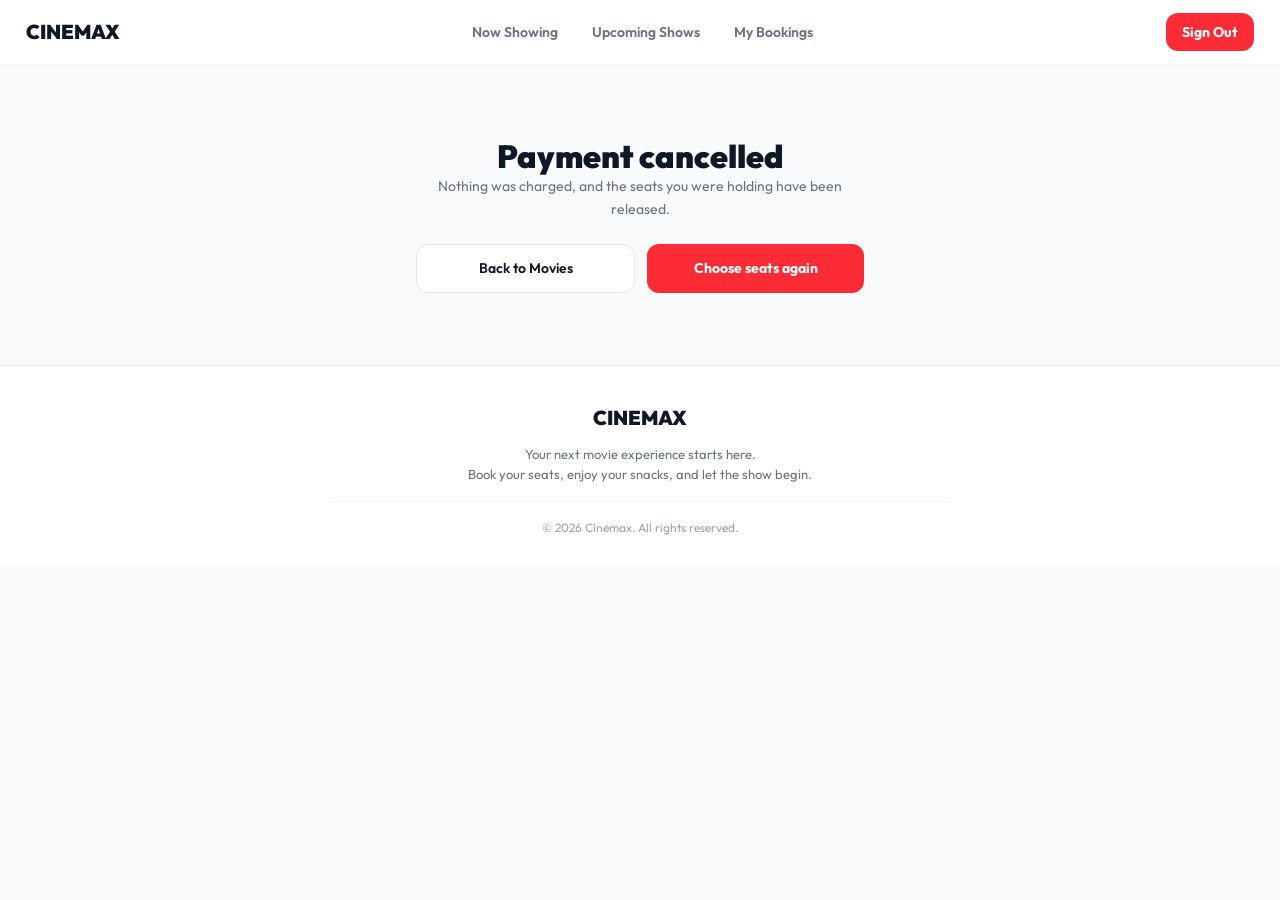
<file: cancelled.html>
<!DOCTYPE html>
<html lang="en">
<head>
  <meta charset="UTF-8">
  <meta name="viewport" content="width=device-width, initial-scale=1.0">
  <title>Payment Cancelled - Cinemax</title>

  <link rel="preconnect" href="https://fonts.googleapis.com">
  <link rel="preconnect" href="https://fonts.gstatic.com" crossorigin>
  <link href="https://fonts.googleapis.com/css2?family=Outfit:wght@400;600;700;900&display=swap" rel="stylesheet">
  <link rel="stylesheet" href="cinemax.css">
</head>
<body>

  <header class="top-bar">
    <div class="top-bar-inner">
      <a class="logo" href="index.html">CINEMAX</a>
      <input class="menu-checkbox" type="checkbox" id="menu-open" aria-label="Menu">
      <label class="menu-toggle" for="menu-open"><span></span></label>
      <div class="bar-nav">
        <nav class="menu">
          <a href="index.html#now-showing">Now Showing</a>
          <a href="index.html#coming-soon">Upcoming Shows</a>
          <a href="account.html">My Bookings</a>
        </nav>
        <div class="auth-buttons">
          <button class="button button-red" type="button" id="sign-out">Sign Out</button>
        </div>
      </div>
    </div>
  </header>

  <main class="confirming-page">

    <h1 id="heading">Payment cancelled</h1>
    <p class="form-intro" id="detail">Nothing was charged, and the seats you were holding have been released.</p>

    <p class="form-message hidden" id="page-message"></p>

    <div class="ticket-actions" id="actions">
      <a class="button button-outline" href="index.html">Back to Movies</a>
      <button class="button button-red" type="button" id="try-again">Choose seats again</button>
    </div>

  </main>

  <footer class="site-footer">
    <div class="footer-inner">
      <a class="logo" href="index.html">CINEMAX</a>
      <p class="footer-text">
        Your next movie experience starts here. <br>
        Book your seats, enjoy your snacks, and let the show begin.
      </p>
      <p class="footer-copyright">&copy; 2026 Cinemax. All rights reserved.</p>
    </div>
  </footer>

</body>
</html>
</file>
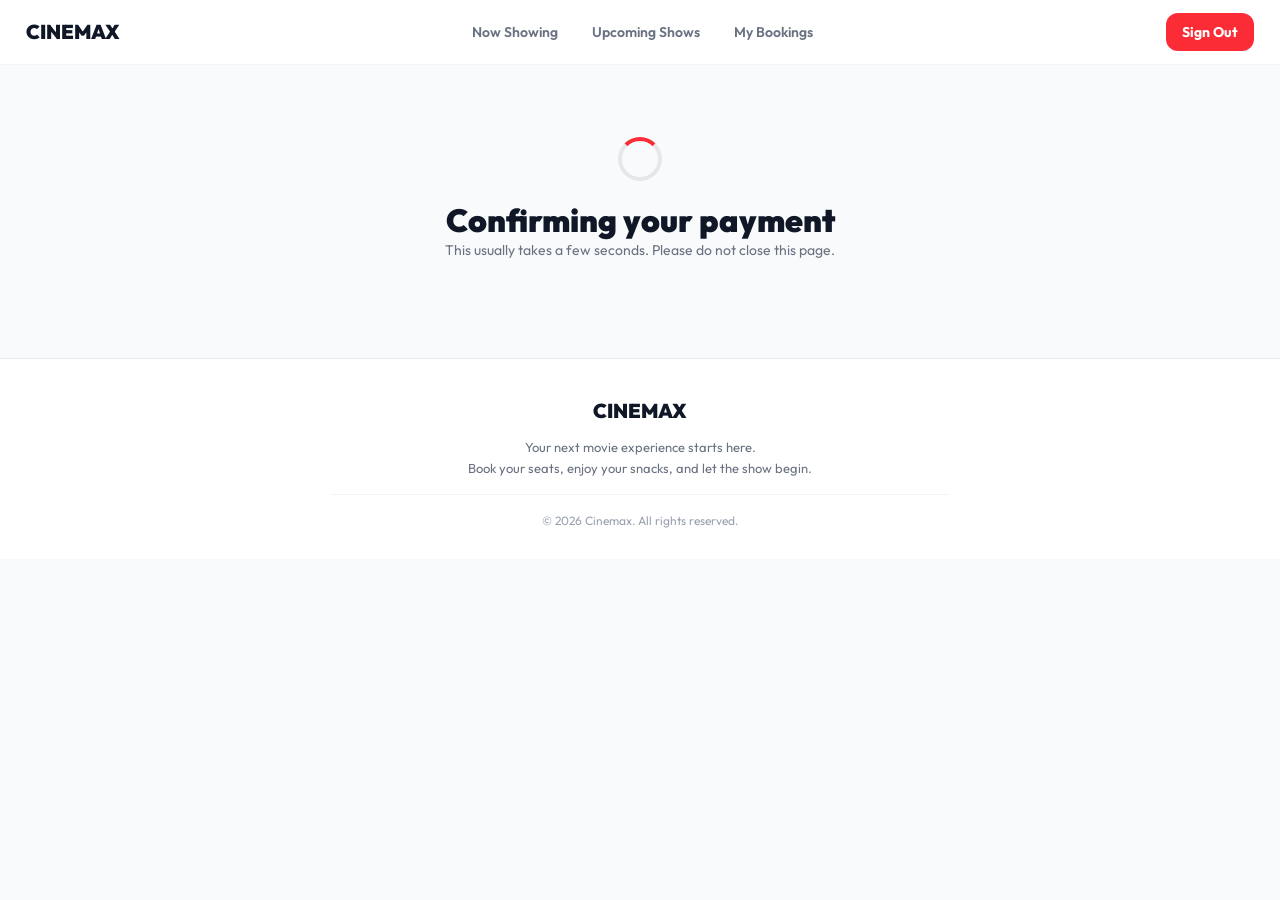
<file: confirming.html>
<!DOCTYPE html>
<html lang="en">
<head>
  <meta charset="UTF-8">
  <meta name="viewport" content="width=device-width, initial-scale=1.0">
  <title>Confirming Payment - Cinemax</title>

  <link rel="preconnect" href="https://fonts.googleapis.com">
  <link rel="preconnect" href="https://fonts.gstatic.com" crossorigin>
  <link href="https://fonts.googleapis.com/css2?family=Outfit:wght@400;600;700;900&display=swap" rel="stylesheet">
  <link rel="stylesheet" href="cinemax.css">
</head>
<body>

  <header class="top-bar">
    <div class="top-bar-inner">
      <a class="logo" href="index.html">CINEMAX</a>
      <input class="menu-checkbox" type="checkbox" id="menu-open" aria-label="Menu">
      <label class="menu-toggle" for="menu-open"><span></span></label>
      <div class="bar-nav">
        <nav class="menu">
          <a href="index.html#now-showing">Now Showing</a>
          <a href="index.html#coming-soon">Upcoming Shows</a>
          <a href="account.html">My Bookings</a>
        </nav>
        <div class="auth-buttons">
          <button class="button button-red" type="button" id="sign-out">Sign Out</button>
        </div>
      </div>
    </div>
  </header>

  <main class="confirming-page">

    <div class="spinner" id="spinner"></div>

    <h1 id="heading">Confirming your payment</h1>
    <p class="form-intro" id="detail">This usually takes a few seconds. Please do not close this page.</p>

    <p class="form-message form-message-notice hidden" id="page-message">
      This is taking longer than usual. Your payment is safe &mdash; press Check again in a moment.
    </p>

    <div class="ticket-actions hidden" id="actions">
      <a class="button button-outline" href="index.html">Back to Movies</a>
      <button class="button button-red" type="button" id="check-again">Check again</button>
    </div>

  </main>

  <footer class="site-footer">
    <div class="footer-inner">
      <a class="logo" href="index.html">CINEMAX</a>
      <p class="footer-text">
        Your next movie experience starts here. <br>
        Book your seats, enjoy your snacks, and let the show begin.
      </p>
      <p class="footer-copyright">&copy; 2026 Cinemax. All rights reserved.</p>
    </div>
  </footer>

</body>
</html>
</file>
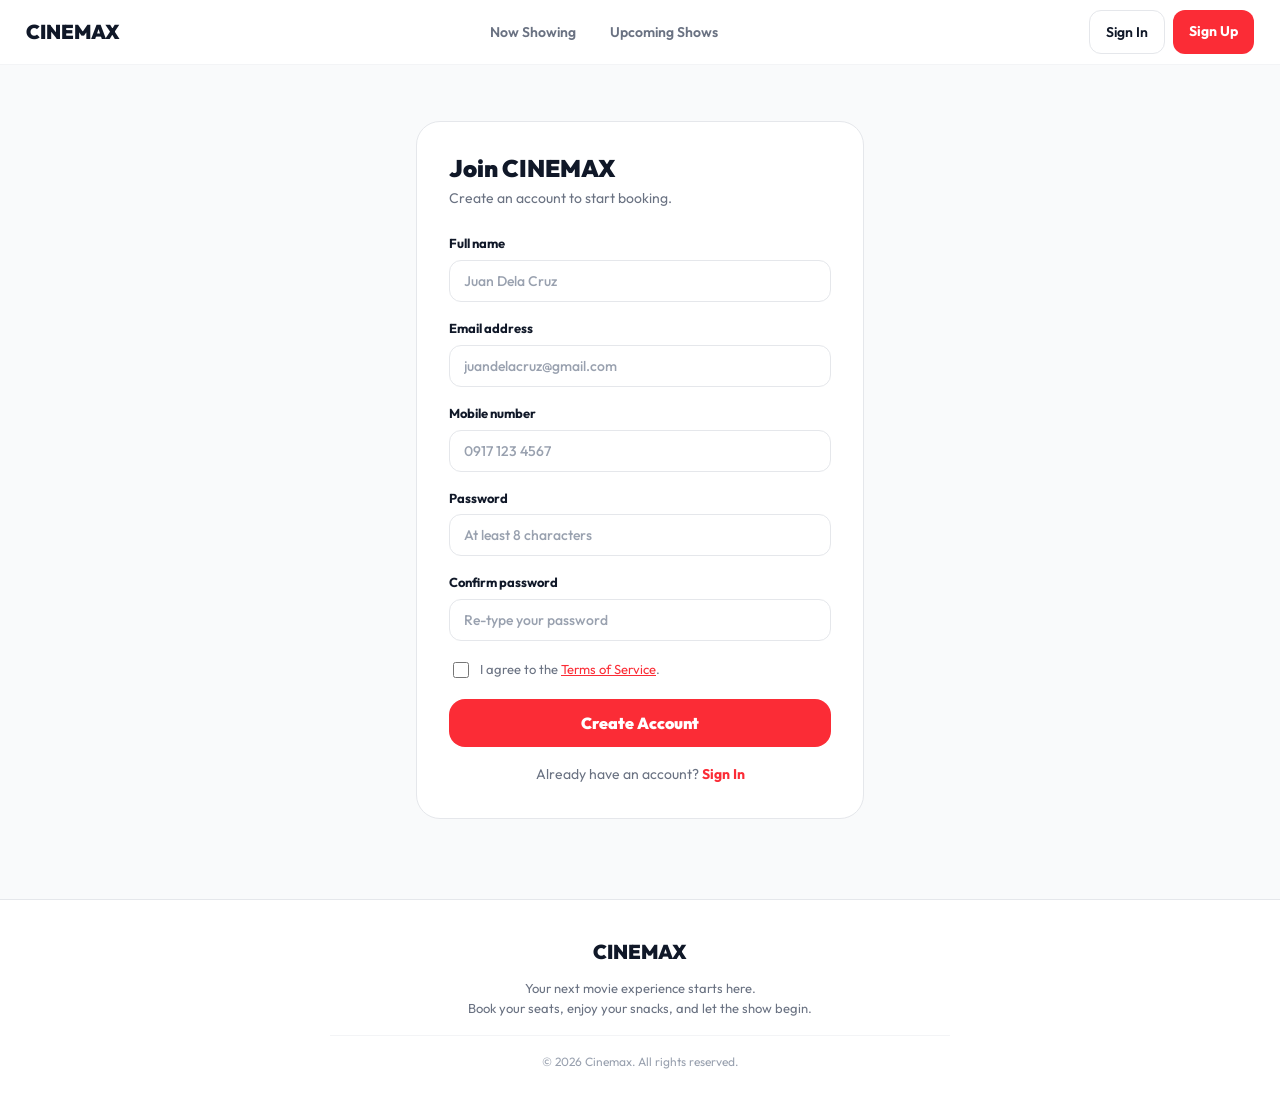
<file: signup.html>
<!DOCTYPE html>
<html lang="en">
<head>
  <meta charset="UTF-8">
  <meta name="viewport" content="width=device-width, initial-scale=1.0">
  <title>Sign Up - Cinemax</title>

  <link rel="preconnect" href="https://fonts.googleapis.com">
  <link rel="preconnect" href="https://fonts.gstatic.com" crossorigin>
  <link href="https://fonts.googleapis.com/css2?family=Outfit:wght@400;600;700;900&display=swap" rel="stylesheet">
  <link rel="stylesheet" href="cinemax.css">
</head>
<body>

  <header class="top-bar">
    <div class="top-bar-inner">
      <a class="logo" href="index.html">CINEMAX</a>
      <input class="menu-checkbox" type="checkbox" id="menu-open" aria-label="Menu">
      <label class="menu-toggle" for="menu-open"><span></span></label>
      <div class="bar-nav">
        <nav class="menu">
          <a href="index.html#now-showing">Now Showing</a>
          <a href="index.html#coming-soon">Upcoming Shows</a>
        </nav>
        <div class="auth-buttons">
          <a class="button button-outline" href="signin.html">Sign In</a>
          <a class="button button-red" href="signup.html">Sign Up</a>
        </div>
      </div>
    </div>
  </header>

  <main class="form-page">
    <div class="form-card">

      <h1>Join CINEMAX</h1>
      <p class="form-intro">Create an account to start booking.</p>

      <p class="form-message hidden" id="form-message"></p>

      <form id="signup-form" novalidate>

        <div class="form-field">
          <label for="fullname">Full name</label>
          <input id="fullname" name="fullname" type="text"
                 placeholder="Juan Dela Cruz" autocomplete="name" required>
        </div>

        <div class="form-field">
          <label for="email">Email address</label>
          <input id="email" name="email" type="email"
                 placeholder="juandelacruz@gmail.com" autocomplete="email" required>
        </div>

        <div class="form-field">
          <label for="mobile">Mobile number</label>
          <input id="mobile" name="mobile" type="tel"
                 placeholder="0917 123 4567" autocomplete="tel">
        </div>

        <div class="form-field">
          <label for="password">Password</label>
          <input id="password" name="password" type="password"
                 placeholder="At least 8 characters" autocomplete="new-password" required>
        </div>

        <div class="form-field">
          <label for="confirm">Confirm password</label>
          <input id="confirm" name="confirm" type="password"
                 placeholder="Re-type your password" autocomplete="new-password" required>
        </div>

        <label class="agree-line">
          <input type="checkbox" id="agree" name="agree" required>
          <span>I agree to the <a href="terms.html">Terms of Service</a>.</span>
        </label>

        <button class="button button-red" type="submit" id="submit">Create Account</button>

      </form>

      <p class="form-switch">Already have an account? <a href="signin.html" id="signin-link">Sign In</a></p>

    </div>
  </main>

  <footer class="site-footer">
    <div class="footer-inner">
      <a class="logo" href="index.html">CINEMAX</a>
      <p class="footer-text">
        Your next movie experience starts here. <br>
        Book your seats, enjoy your snacks, and let the show begin.
      </p>
      <p class="footer-copyright">&copy; 2026 Cinemax. All rights reserved.</p>
    </div>
  </footer>

</body>
</html>
</file>
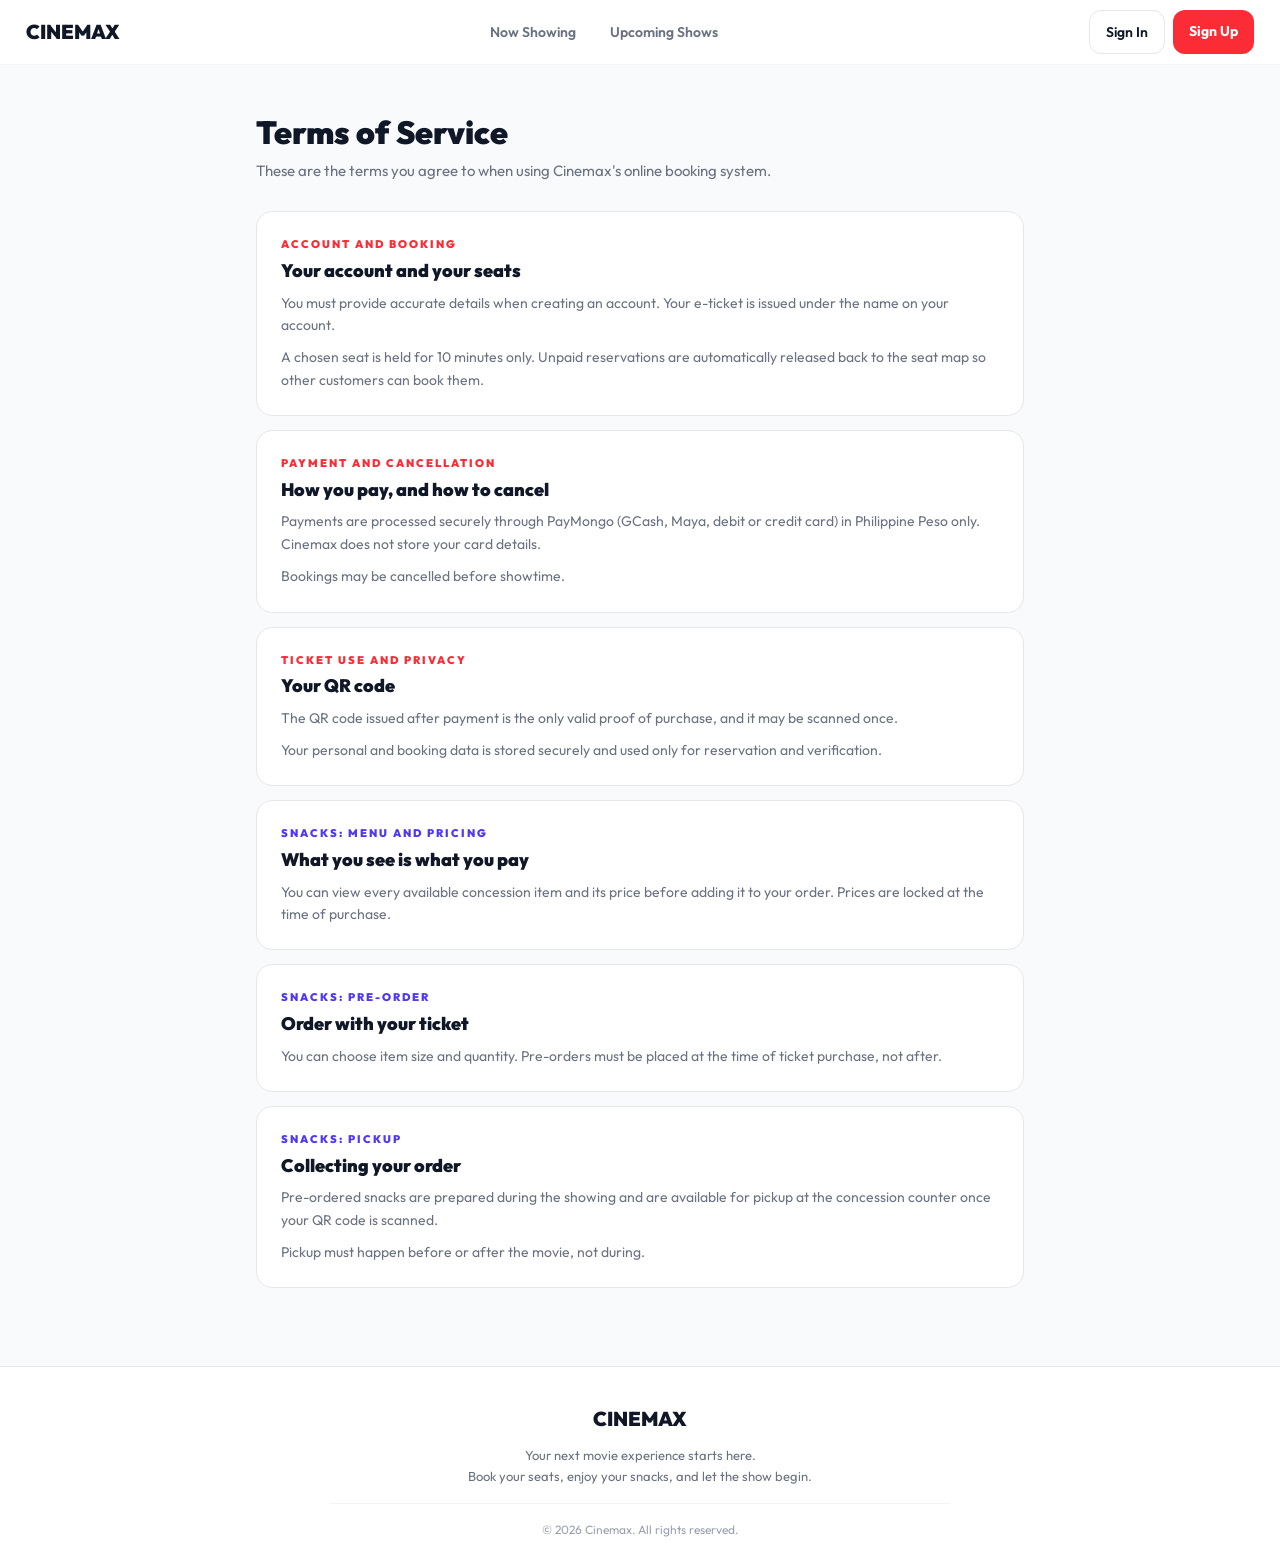
<file: terms.html>
<!DOCTYPE html>
<html lang="en">
<head>
  <meta charset="UTF-8">
  <meta name="viewport" content="width=device-width, initial-scale=1.0">
  <title>Terms of Service - Cinemax</title>

  <link rel="preconnect" href="https://fonts.googleapis.com">
  <link rel="preconnect" href="https://fonts.gstatic.com" crossorigin>
  <link href="https://fonts.googleapis.com/css2?family=Outfit:wght@400;600;700;900&display=swap" rel="stylesheet">
  <link rel="stylesheet" href="cinemax.css">
</head>
<body>

  <header class="top-bar">
    <div class="top-bar-inner">
      <a class="logo" href="index.html">CINEMAX</a>
      <input class="menu-checkbox" type="checkbox" id="menu-open" aria-label="Menu">
      <label class="menu-toggle" for="menu-open"><span></span></label>
      <div class="bar-nav">
        <nav class="menu">
          <a href="index.html#now-showing">Now Showing</a>
          <a href="index.html#coming-soon">Upcoming Shows</a>
        </nav>
        <div class="auth-buttons">
          <a class="button button-outline" href="signin.html">Sign In</a>
          <a class="button button-red" href="signup.html">Sign Up</a>
        </div>
      </div>
    </div>
  </header>

  <main class="terms-page">

    <h1>Terms of Service</h1>
    <p class="terms-intro">These are the terms you agree to when using Cinemax's online booking system.</p>

    <div class="terms-block">
      <span class="terms-kind">Account and Booking</span>
      <h2>Your account and your seats</h2>
      <p>You must provide accurate details when creating an account. Your e-ticket is issued under the name on your account.</p>
      <p>A chosen seat is held for 10 minutes only. Unpaid reservations are automatically released back to the seat map so other customers can book them.</p>
    </div>

    <div class="terms-block">
      <span class="terms-kind">Payment and Cancellation</span>
      <h2>How you pay, and how to cancel</h2>
      <p>Payments are processed securely through PayMongo (GCash, Maya, debit or credit card) in Philippine Peso only. Cinemax does not store your card details.</p>
      <p>Bookings may be cancelled before showtime.</p>
    </div>

    <div class="terms-block">
      <span class="terms-kind">Ticket Use and Privacy</span>
      <h2>Your QR code</h2>
      <p>The QR code issued after payment is the only valid proof of purchase, and it may be scanned once.</p>
      <p>Your personal and booking data is stored securely and used only for reservation and verification.</p>
    </div>

    <div class="terms-block">
      <span class="terms-kind terms-kind-snack">Snacks: Menu and Pricing</span>
      <h2>What you see is what you pay</h2>
      <p>You can view every available concession item and its price before adding it to your order. Prices are locked at the time of purchase.</p>
    </div>

    <div class="terms-block">
      <span class="terms-kind terms-kind-snack">Snacks: Pre-Order</span>
      <h2>Order with your ticket</h2>
      <p>You can choose item size and quantity. Pre-orders must be placed at the time of ticket purchase, not after.</p>
    </div>

    <div class="terms-block">
      <span class="terms-kind terms-kind-snack">Snacks: Pickup</span>
      <h2>Collecting your order</h2>
      <p>Pre-ordered snacks are prepared during the showing and are available for pickup at the concession counter once your QR code is scanned.</p>
      <p>Pickup must happen before or after the movie, not during.</p>
    </div>

  </main>

  <footer class="site-footer">
    <div class="footer-inner">
      <a class="logo" href="index.html">CINEMAX</a>
      <p class="footer-text">
        Your next movie experience starts here. <br>
        Book your seats, enjoy your snacks, and let the show begin.
      </p>
      <p class="footer-copyright">&copy; 2026 Cinemax. All rights reserved.</p>
    </div>
  </footer>

</body>
</html>
</file>
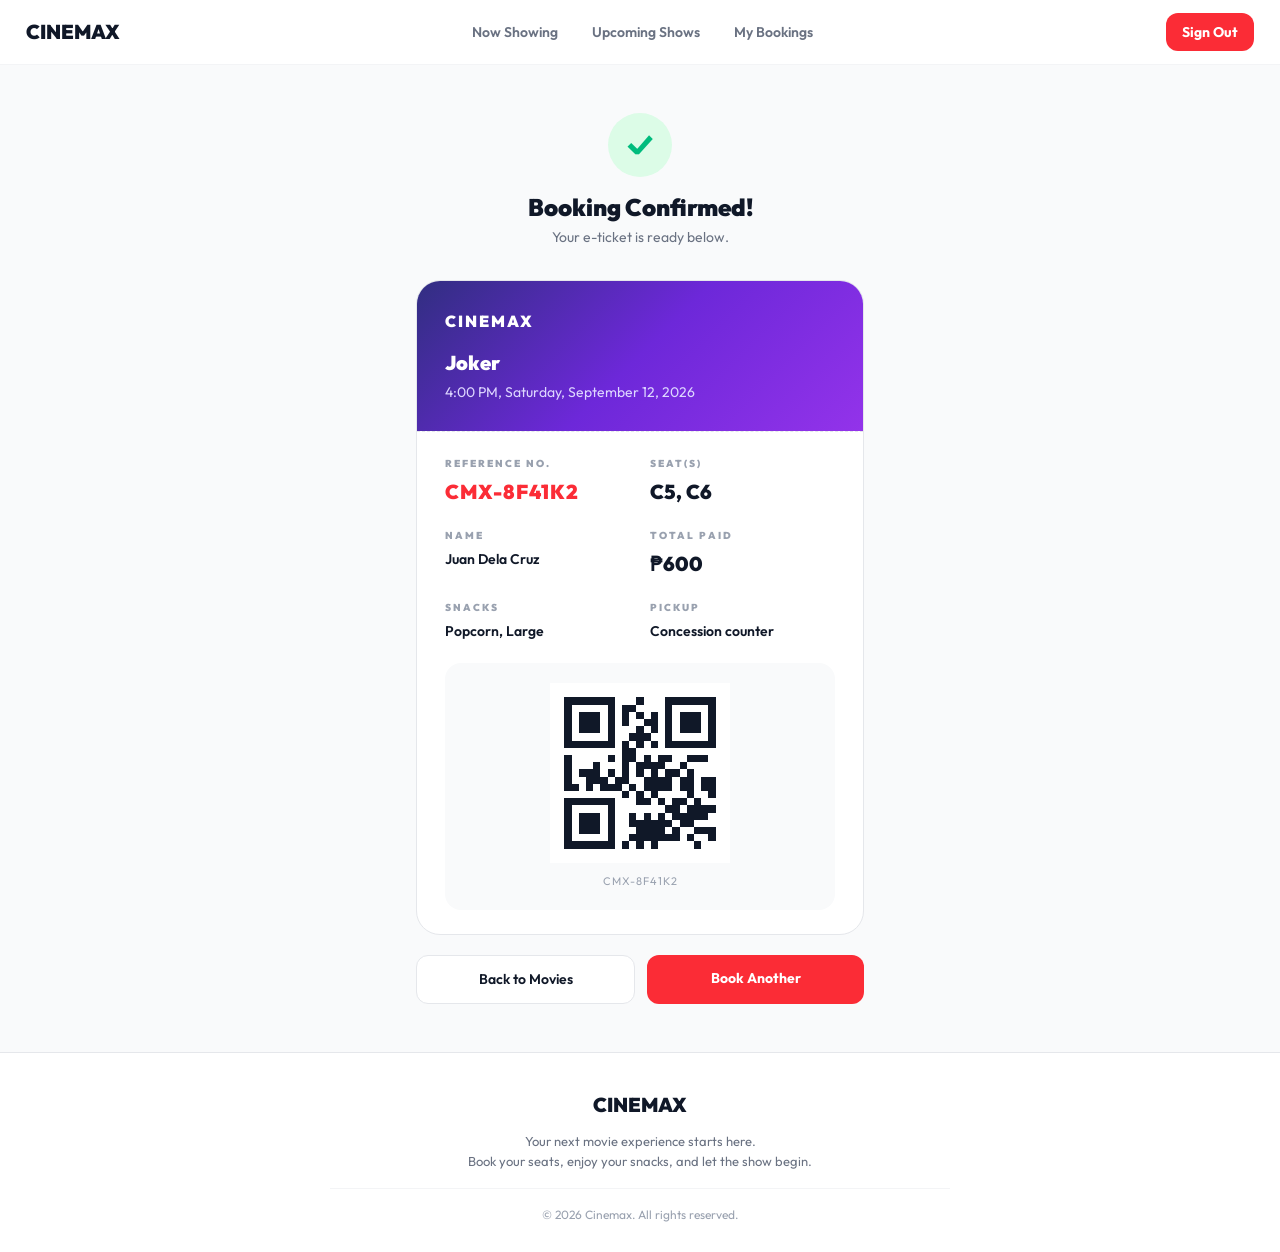
<file: ticket.html>
<!DOCTYPE html>
<html lang="en">
<head>
  <meta charset="UTF-8">
  <meta name="viewport" content="width=device-width, initial-scale=1.0">
  <title>Your E-Ticket - Cinemax</title>

  <link rel="preconnect" href="https://fonts.googleapis.com">
  <link rel="preconnect" href="https://fonts.gstatic.com" crossorigin>
  <link href="https://fonts.googleapis.com/css2?family=Outfit:wght@400;600;700;900&display=swap" rel="stylesheet">
  <link rel="stylesheet" href="cinemax.css">
</head>
<body>

  <header class="top-bar">
    <div class="top-bar-inner">
      <a class="logo" href="index.html">CINEMAX</a>
      <input class="menu-checkbox" type="checkbox" id="menu-open" aria-label="Menu">
      <label class="menu-toggle" for="menu-open"><span></span></label>
      <div class="bar-nav">
        <nav class="menu">
          <a href="index.html#now-showing">Now Showing</a>
          <a href="index.html#coming-soon">Upcoming Shows</a>
          <a href="account.html">My Bookings</a>
        </nav>
        <div class="auth-buttons">
          <button class="button button-red" type="button" id="sign-out">Sign Out</button>
        </div>
      </div>
    </div>
  </header>

  <main class="ticket-page">

    <p class="loading-note hidden" id="loading">Loading your ticket&hellip;</p>

    <div id="ticket-wrap">

      <div class="confirm-box">
        <div class="confirm-tick">&#10003;</div>
        <h1>Booking Confirmed!</h1>
        <p>Your e-ticket is ready below.</p>
      </div>

      <div class="ticket">

        <div class="ticket-header">
          <p class="ticket-brand">CINEMAX</p>
          <h2 id="movie-title">Joker</h2>
          <p class="ticket-when" id="showtime">4:00 PM, Saturday, September 12, 2026</p>
        </div>

        <div class="ticket-tear"></div>

        <div class="ticket-body">

          <div class="ticket-pair">
            <div>
              <p class="ticket-label">Reference No.</p>
              <p class="ticket-value ticket-reference" id="reference">CMX-8F41K2</p>
            </div>
            <div>
              <p class="ticket-label">Seat(s)</p>
              <p class="ticket-value" id="seats">C5, C6</p>
            </div>
          </div>

          <div class="ticket-pair">
            <div>
              <p class="ticket-label">Name</p>
              <p class="ticket-value ticket-value-small" id="customer-name">Juan Dela Cruz</p>
            </div>
            <div>
              <p class="ticket-label">Total Paid</p>
              <p class="ticket-value" id="total">&#8369;600</p>
            </div>
          </div>

          <div class="ticket-pair" id="snack-pair">
            <div>
              <p class="ticket-label">Snacks</p>
              <p class="ticket-value ticket-value-small" id="snacks">Popcorn, Large</p>
            </div>
            <div>
              <p class="ticket-label">Pickup</p>
              <p class="ticket-value ticket-value-small">Concession counter</p>
            </div>
          </div>

          <div class="ticket-qr">
            <img id="qr" src="qr-sample.svg" alt="QR code for booking CMX-8F41K2">
            <p id="qr-caption">CMX-8F41K2</p>
          </div>

        </div>
      </div>

      <p class="form-message form-message-notice hidden" id="used-note">
        This ticket was scanned at the door on 4:02 PM, Saturday, September 12, 2026.
      </p>

      <div class="ticket-actions">
        <a class="button button-outline" href="index.html">Back to Movies</a>
        <a class="button button-red" id="book-another" href="book.html">Book Another</a>
      </div>

    </div>

  </main>

  <footer class="site-footer">
    <div class="footer-inner">
      <a class="logo" href="index.html">CINEMAX</a>
      <p class="footer-text">
        Your next movie experience starts here. <br>
        Book your seats, enjoy your snacks, and let the show begin.
      </p>
      <p class="footer-copyright">&copy; 2026 Cinemax. All rights reserved.</p>
    </div>
  </footer>

</body>
</html>
</file>
<file: cinemax.css>
/* 1. FOUNDATIONS -----------------------------------------------------------*/

* {
  box-sizing: border-box;
}

body {
  margin: 0;
  background-color: #f9fafb;
  color: #101828;
  font-family: 'Outfit', Arial, sans-serif;
  font-size: 16px;
  line-height: 1.6;
}

h1, h2, h3 {
  margin: 0;
  font-weight: 900;
  line-height: 1.2;
}

p {
  margin: 0;
}

a {
  color: #fb2c36;
}

img {
  display: block;
  max-width: 100%;
}

/* 2. BUTTONS ---------------------------------------------------------------*/

.button {
  display: inline-block;
  padding: 10px 16px;
  border: none;
  border-radius: 12px;
  font-family: inherit;
  font-size: 14px;
  font-weight: 700;
  text-align: center;
  text-decoration: none;
  cursor: pointer;
}

.button-red {
  background-color: #fb2c36;
  color: #ffffff;
}
.button-red:hover {
  background-color: #e7000b;
}

.button-outline {
  background-color: #ffffff;
  color: #101828;
  border: 1px solid #e5e7eb;
  font-weight: 600;
}
.button-outline:hover {
  background-color: #f9fafb;
}

.button-grey {
  background-color: #e5e7eb;
  color: #99a1af;
}

.button-wide {
  display: block;
  width: 100%;
}

button.button:disabled {
  opacity: 0.6;
  cursor: not-allowed;
}

/* 3. TOP BAR ---------------------------------------------------------------*/

.top-bar {
  position: sticky;
  top: 0;
  z-index: 10;
  background-color: #ffffff;
  border-bottom: 1px solid #f3f4f6;
}

.top-bar-inner {
  display: flex;
  align-items: center;
  justify-content: space-between;
  gap: 16px;
  max-width: 1280px;
  width: 96%;
  height: 64px;
  margin: 0 auto;
}

.logo {
  color: #101828;
  font-size: 20px;
  font-weight: 900;
  text-decoration: none;
}

.menu {
  display: flex;
  gap: 2px;
}

.menu a {
  padding: 8px 16px;
  border-radius: 12px;
  color: #6a7282;
  font-size: 14px;
  font-weight: 600;
  text-decoration: none;
}
.menu a:hover {
  background-color: #f9fafb;
  color: #101828;
}

.menu a.current {
  background-color: #fef2f2;
  color: #fb2c36;
}

.auth-buttons {
  display: flex;
  gap: 8px;
}

@media (max-width: 620px) {
  .top-bar-inner {
    width: 94%;
    height: 58px;
    gap: 4px;
  }

  .logo {
    font-size: 15px;
  }

  .menu a {
    padding: 6px 5px;
    font-size: 12px;
  }

  .auth-buttons .button {
    padding: 8px 12px;
    font-size: 13px;
  }

  .menu a,
  .auth-buttons .button {
    white-space: nowrap;
  }
}

@media (max-width: 380px) {
  .logo {
    font-size: 14px;
  }

  .menu a {
    padding: 6px 2px;
    font-size: 11px;
  }

  .auth-buttons .button {
    padding: 7px 10px;
    font-size: 12px;
  }
}

/* 4. MOBILE DRAWER ---------------------------------------------------------*/

/* The bar collapses behind a hamburger below 760px. No script: the toggle is
   a <label> tied to a hidden checkbox that sits just before .bar-nav, so
   ".menu-checkbox:checked ~ .bar-nav" opens the panel. */

.menu-checkbox {
  display: none;
}

/* display: contents makes .bar-nav itself vanish from the layout, so the nav
   and the buttons inside it sit in the bar's own flex row. Below 760px it
   becomes a real box again and turns into the drawer. */
.bar-nav {
  display: contents;
}

.menu-toggle {
  display: none;
  align-items: center;
  justify-content: center;
  width: 44px;
  height: 44px;
  padding: 0;
  border: 1px solid #e5e7eb;
  border-radius: 12px;
  background-color: #ffffff;
  cursor: pointer;
}
.menu-toggle:hover {
  border-color: #fb2c36;
}

.menu-toggle span {
  position: relative;
  display: block;
  width: 18px;
  height: 2px;
  border-radius: 2px;
  background-color: #101828;
  transition: transform 0.18s ease, opacity 0.18s ease;
}

.menu-toggle span::before,
.menu-toggle span::after {
  content: "";
  position: absolute;
  left: 0;
  width: 18px;
  height: 2px;
  border-radius: 2px;
  background-color: #101828;
  transition: transform 0.18s ease;
}

.menu-toggle span::before {
  transform: translateY(-6px);
}
.menu-toggle span::after {
  transform: translateY(6px);
}

/* Open: the middle bar goes transparent and the outer two cross into an X. */
.menu-checkbox:checked ~ .menu-toggle span {
  background-color: transparent;
}
.menu-checkbox:checked ~ .menu-toggle span::before {
  transform: rotate(45deg);
}
.menu-checkbox:checked ~ .menu-toggle span::after {
  transform: rotate(-45deg);
}

@media (prefers-reduced-motion: reduce) {
  .menu-toggle span,
  .menu-toggle span::before,
  .menu-toggle span::after {
    transition: none;
  }
}

@media (max-width: 760px) {
  .menu-toggle {
    display: inline-flex;
  }

  /* .top-bar is position: sticky, so it is already a positioning parent and
     the drawer drops directly beneath it. */
  .bar-nav {
    position: absolute;
    top: 100%;
    left: 0;
    right: 0;
    z-index: 20;
    display: none;
    flex-direction: column;
    gap: 4px;
    padding: 12px;
    background-color: #ffffff;
    border-bottom: 1px solid #e5e7eb;
    box-shadow: 0 12px 24px rgba(16, 24, 40, 0.08);
  }

  .menu-checkbox:checked ~ .bar-nav {
    display: flex;
  }

  .bar-nav .menu {
    flex-direction: column;
    gap: 2px;
  }

  .bar-nav .menu a {
    padding: 12px 14px;
    font-size: 15px;
  }

  .bar-nav .auth-buttons {
    flex-direction: column;
    gap: 8px;
    margin-top: 4px;
    padding-top: 12px;
    border-top: 1px solid #f3f4f6;
  }

  .bar-nav .auth-buttons .button {
    width: 100%;
    padding: 12px;
    font-size: 15px;
    line-height: 24px;
    text-align: center;
  }

  /* A staff page has no nav links, so there is nothing to collapse: hide the
     hamburger and leave Sign Out in the bar where it already fits. */
  .top-bar-inner:has(.menu:empty) .menu-toggle {
    display: none;
  }
  .top-bar-inner:has(.menu:empty) .bar-nav {
    display: contents;
  }
}

/* 5. FOOTER ----------------------------------------------------------------*/

.site-footer {
  background-color: #ffffff;
  border-top: 1px solid #e5e7eb;
  padding: 36px 20px 28px 20px;
}

.footer-inner {
  max-width: 620px;
  margin: 0 auto;
  text-align: center;
}

.footer-inner .logo {
  display: inline-block;
  margin-bottom: 10px;
}

.footer-text {
  color: #6a7282;
  font-size: 13px;
}

.footer-copyright {
  margin-top: 16px;
  padding-top: 16px;
  border-top: 1px solid #f3f4f6;
  color: #99a1af;
  font-size: 12px;
}

/* 6. HOME PAGE -------------------------------------------------------------*/

.section {
  max-width: 1280px;
  width: 92%;
  margin: 0 auto;
  padding: 44px 0 44px 0;
}

.section-title-row {
  display: flex;
  align-items: baseline;
  gap: 12px;
  margin-bottom: 6px;
}

.section-title {
  font-size: 24px;
}

.film-count {
  color: #fb2c36;
  font-size: 14px;
  font-weight: 700;
}
.film-count-soon {
  color: #4f39f6;
}

.section-note {
  color: #6a7282;
  font-size: 14px;
  margin-bottom: 28px;
}

.movie-grid {
  display: grid;
  grid-template-columns: 1fr 1fr 1fr 1fr;
  gap: 20px;
}

.movie-card {
  display: flex;
  flex-direction: column;
  background-color: #ffffff;
  border: 1px solid #f3f4f6;
  border-radius: 16px;
  overflow: hidden;
}

.movie-poster {
  position: relative;
  aspect-ratio: 3 / 4;
  background-color: #e5e7eb;
}

.movie-poster img {
  width: 100%;
  height: 100%;
  object-fit: cover;
}

.tag-rated {
  position: absolute;
  right: 10px;
  bottom: 12px;
  padding: 2px 10px;
  border-radius: 999px;
  background-color: rgba(0, 0, 0, 0.55);
  color: #ffffff;
  font-size: 12px;
  font-weight: 700;
}

.tag-status {
  position: absolute;
  right: 10px;
  top: 10px;
  padding: 2px 10px;
  border-radius: 999px;
  color: #ffffff;
  font-size: 12px;
  font-weight: 700;
}
.tag-showing {
  background-color: #00bc7d;
}
.tag-soon {
  background-color: #4f39f6;
}

.movie-info {
  display: flex;
  flex-direction: column;
  flex: 1;
  padding: 16px;
}

.movie-title {
  font-size: 15px;
  line-height: 1.3;
  margin-bottom: 6px;
}

.movie-genre {
  color: #6a7282;
  font-size: 12px;
  margin-bottom: 4px;
}

.movie-last-day {
  color: #00bc7d;
  font-size: 12px;
  font-weight: 600;
  margin-bottom: 8px;
}

.movie-price {
  font-size: 16px;
  font-weight: 900;
  margin-bottom: 12px;
}

.movie-info .button {
  margin-top: auto;
}

@media (max-width: 1000px) {
  .movie-grid {
    grid-template-columns: 1fr 1fr 1fr;
  }
}

@media (max-width: 700px) {
  .movie-grid {
    grid-template-columns: 1fr 1fr;
  }
}

/* 7. BOOKING PAGE ----------------------------------------------------------*/

.booking {
  max-width: 1024px;
  width: 92%;
  margin: 0 auto;
  padding: 40px 0 40px 0;
}

.back-link {
  display: inline-block;
  color: #99a1af;
  font-size: 14px;
  font-weight: 600;
  text-decoration: none;
  margin-bottom: 24px;
}

.booking-layout {
  display: grid;
  grid-template-columns: 2fr 3fr;
  gap: 32px;
  align-items: start;
}

.booking-poster {
  width: 100%;
  height: auto;
  aspect-ratio: 3 / 4;
  object-fit: cover;
  border-radius: 16px;
  margin-bottom: 20px;
}

.booking-block {
  margin-bottom: 20px;
}

.film-title {
  font-size: 20px;
}

.film-details {
  color: #6a7282;
  font-size: 14px;
  margin-top: 4px;
}

.booking input {
  display: none;
}

.field-label {
  display: block;
  color: #99a1af;
  font-size: 12px;
  font-weight: 700;
  letter-spacing: 1px;
  text-transform: uppercase;
  margin-bottom: 8px;
}

.dropdown {
  width: 100%;
  padding: 11px 14px;
  background-color: #ffffff;
  border: 1px solid #e5e7eb;
  border-radius: 12px;
  font-family: inherit;
  font-size: 14px;
  font-weight: 700;
  color: #101828;
  cursor: pointer;
}
.dropdown:hover {
  border-color: #fb2c36;
}

.dropdown:focus {
  outline: none;
  border-color: #fb2c36;
}

.pick-first {
  padding: 48px 20px;
  background-color: #ffffff;
  border: 1px dashed #e5e7eb;
  border-radius: 16px;
  color: #6a7282;
  font-size: 14px;
  font-weight: 600;
  text-align: center;
}

.seat-area h3 {
  font-size: 18px;
  margin-bottom: 20px;
}

.screen-curve {
  height: 12px;
  margin: 0 24px 0 24px;
  border-radius: 12px 12px 0 0;
  background: linear-gradient(to bottom, rgba(79, 57, 246, 0.35), rgba(79, 57, 246, 0));
}

.screen-word {
  color: #99a1af;
  font-size: 12px;
  font-weight: 700;
  letter-spacing: 5px;
  text-align: center;
  margin: 4px 0 24px 0;
}

.seat-map {
  overflow-x: auto;
  padding-bottom: 8px;
}

.seat-row {
  display: flex;
  width: 340px;
  gap: 4px;
  margin: 0 auto 8px auto;
}

.row-letter {
  width: 20px;
  color: #99a1af;
  font-size: 12px;
  font-weight: 900;
  text-align: right;
}

.seat {
  cursor: pointer;
}

.seat-box {
  display: flex;
  align-items: center;
  justify-content: center;
  width: 28px;
  height: 28px;
  border-radius: 8px 8px 2px 2px;
  background-color: #e0e7ff;
  color: #4f39f6;
  font-size: 9px;
  font-weight: 900;
}

.seat input:checked + .seat-box {
  background-color: #fb2c36;
  color: #ffffff;
}

/* Choosing a date and a showtime is what reveals the seats and the snacks.
   option:checked matches whichever option a <select> is currently showing,
   and :has() lets the block above react to it — so this works with no script.
   "Choose a showtime" carries value="" and therefore does not count. */
#seats-and-snacks {
  display: none;
}

#booking-layout:has(#date option:not([value=""]):checked):has(#showtime option:not([value=""]):checked) #seats-and-snacks {
  display: block;
}

#booking-layout:has(#date option:not([value=""]):checked):has(#showtime option:not([value=""]):checked) .pick-first {
  display: none;
}

/* Which seats are already sold depends on the showtime, so each one lists its
   own. Switching showtime really does change which seats are grey. */
#booking-layout:has(#showtime option[value="101"]:checked) :is(.s-A4, .s-B5, .s-B6, .s-D3, .s-E8) .seat-box,
#booking-layout:has(#showtime option[value="102"]:checked) :is(.s-C1, .s-C2, .s-C3, .s-D6, .s-D7, .s-E1, .s-E2, .s-F9) .seat-box,
#booking-layout:has(#showtime option[value="103"]:checked) :is(.s-A1, .s-A2, .s-A3, .s-A5, .s-B1, .s-B2, .s-B7, .s-B8, .s-C4, .s-C5, .s-C6, .s-D2, .s-D4, .s-D5, .s-E3, .s-E4, .s-F1, .s-F2, .s-G1, .s-G2) .seat-box,
#booking-layout:has(#showtime option[value="104"]:checked) .seat .seat-box,
#booking-layout:has(#showtime option[value="105"]:checked) :is(.s-A1, .s-A2, .s-G9, .s-G10) .seat-box,
#booking-layout:has(#showtime option[value="106"]:checked) :is(.s-B3, .s-B4, .s-C7, .s-C8, .s-D1, .s-E5) .seat-box {
  background-color: #e5e7eb;
  color: #99a1af;
}

/* pointer-events is what makes a sold seat unclickable. A <label> with no
   pointer events never passes the click on to its hidden checkbox, so the
   seat cannot be picked. */
#booking-layout:has(#showtime option[value="101"]:checked) :is(.s-A4, .s-B5, .s-B6, .s-D3, .s-E8),
#booking-layout:has(#showtime option[value="102"]:checked) :is(.s-C1, .s-C2, .s-C3, .s-D6, .s-D7, .s-E1, .s-E2, .s-F9),
#booking-layout:has(#showtime option[value="103"]:checked) :is(.s-A1, .s-A2, .s-A3, .s-A5, .s-B1, .s-B2, .s-B7, .s-B8, .s-C4, .s-C5, .s-C6, .s-D2, .s-D4, .s-D5, .s-E3, .s-E4, .s-F1, .s-F2, .s-G1, .s-G2),
#booking-layout:has(#showtime option[value="104"]:checked) .seat,
#booking-layout:has(#showtime option[value="105"]:checked) :is(.s-A1, .s-A2, .s-G9, .s-G10),
#booking-layout:has(#showtime option[value="106"]:checked) :is(.s-B3, .s-B4, .s-C7, .s-C8, .s-D1, .s-E5) {
  pointer-events: none;
}

.snacks {
  margin-top: 28px;
  padding-top: 24px;
  border-top: 1px solid #e5e7eb;
}
.snacks h3 {
  font-size: 18px;
  margin-bottom: 4px;
}

.snacks-note {
  color: #6a7282;
  font-size: 13px;
  margin-bottom: 16px;
}

.snack-heading {
  color: #99a1af;
  font-size: 11px;
  font-weight: 700;
  letter-spacing: 2px;
  text-transform: uppercase;
  margin: 16px 0 8px 0;
}

.snack-list {
  display: grid;
  grid-template-columns: 1fr 1fr;
  gap: 10px;
}

.snack {
  cursor: pointer;
}

.snack-box {
  display: flex;
  align-items: center;
  justify-content: space-between;
  gap: 10px;
  padding: 11px 14px;
  background-color: #ffffff;
  border: 1px solid #e5e7eb;
  border-radius: 12px;
}
.snack-box:hover {
  border-color: #fb2c36;
}

.snack input:checked + .snack-box {
  background-color: #fef2f2;
  border-color: #fb2c36;
}

.snack-name {
  display: block;
  font-size: 14px;
  font-weight: 700;
  line-height: 1.25;
}

.snack-price {
  font-size: 14px;
  font-weight: 900;
}

.order-summary {
  margin-top: 24px;
  padding: 20px;
  background-color: #ffffff;
  border: 1px solid #e5e7eb;
  border-radius: 16px;
}

.summary-line {
  display: flex;
  justify-content: space-between;
  gap: 16px;
  font-size: 14px;
  margin-bottom: 6px;
}

.summary-name {
  color: #6a7282;
  font-weight: 600;
}

.summary-value {
  text-align: right;
}

.summary-total {
  margin-bottom: 16px;
  padding-bottom: 16px;
  border-bottom: 1px solid #f3f4f6;
}

.summary-amount {
  font-size: 24px;
  font-weight: 900;
}

.order-summary .button {
  width: 100%;
  padding: 14px;
  font-size: 16px;
  font-weight: 900;
}

@media (max-width: 1000px) {
  .booking-layout {
    grid-template-columns: 1fr;
  }

  .booking-poster {
    max-width: 240px;
    margin-left: auto;
    margin-right: auto;
  }
}

@media (max-width: 620px) {
  .snack-list {
    grid-template-columns: 1fr;
  }
}

/* 8. FORMS -----------------------------------------------------------------*/

.form-page {
  padding: 56px 20px 80px 20px;
}

.form-card {
  max-width: 448px;
  margin: 0 auto;
  padding: 32px;
  background-color: #ffffff;
  border: 1px solid #e5e7eb;
  border-radius: 24px;
}

.form-card h1 {
  font-size: 24px;
  margin-bottom: 4px;
}

.form-intro {
  color: #6a7282;
  font-size: 14px;
  margin-bottom: 24px;
}

.form-field {
  margin-bottom: 16px;
}

.form-field label {
  display: block;
  font-size: 13px;
  font-weight: 700;
  margin-bottom: 6px;
}

.form-field input,
.form-field select {
  width: 100%;
  padding: 11px 14px;
  background-color: #ffffff;
  border: 1px solid #e5e7eb;
  border-radius: 12px;
  font-family: inherit;
  font-size: 14px;
  font-weight: 600;
  color: #101828;
}

.form-field input::placeholder {
  color: #99a1af;
  font-weight: 500;
}

.form-field input:focus,
.form-field select:focus {
  outline: none;
  border-color: #fb2c36;
}

.agree-line {
  display: flex;
  align-items: flex-start;
  gap: 8px;
  color: #6a7282;
  font-size: 13px;
  margin: 18px 0 18px 0;
}

.agree-line input {
  width: 16px;
  height: 16px;
  margin-top: 3px;
  accent-color: #fb2c36;
}

.form-card .button {
  width: 100%;
  padding: 14px;
  font-size: 16px;
  font-weight: 900;
  border-radius: 16px;
}

.form-switch {
  text-align: center;
  color: #6a7282;
  font-size: 14px;
  margin-top: 16px;
}

.form-switch a {
  font-weight: 700;
  text-decoration: none;
}

/* 9. E-TICKET --------------------------------------------------------------*/

.ticket-page {
  max-width: 448px;
  width: 92%;
  margin: 0 auto;
  padding: 48px 0 48px 0;
}

.confirm-box {
  text-align: center;
  margin-bottom: 32px;
}

.confirm-tick {
  display: flex;
  align-items: center;
  justify-content: center;
  width: 64px;
  height: 64px;
  margin: 0 auto 16px auto;
  border-radius: 50%;
  background-color: #dcfce7;
  color: #00bc7d;
  font-size: 30px;
  font-weight: 900;
}

.confirm-box h1 {
  font-size: 24px;
}

.confirm-box p {
  color: #6a7282;
  font-size: 14px;
  margin-top: 4px;
}

.ticket {
  background-color: #ffffff;
  border: 1px solid #e5e7eb;
  border-radius: 24px;
  overflow: hidden;
}

.ticket-header {
  padding: 28px;
  color: #ffffff;
  background: linear-gradient(135deg, #312e81, #6d28d9, #9333ea);
}

.ticket-brand {
  font-size: 16px;
  font-weight: 900;
  letter-spacing: 2px;
  margin-bottom: 16px;
}

.ticket-header h2 {
  font-size: 20px;
}

.ticket-when {
  color: #ddd6ff;
  font-size: 14px;
  margin-top: 6px;
}

.ticket-tear {
  border-top: 1px dashed #e5e7eb;
}

.ticket-body {
  padding: 24px 28px;
}

.ticket-pair {
  display: grid;
  grid-template-columns: 1fr 1fr;
  gap: 20px;
  margin-bottom: 20px;
}

.ticket-label {
  color: #99a1af;
  font-size: 10px;
  font-weight: 900;
  letter-spacing: 2px;
  text-transform: uppercase;
}

.ticket-value {
  font-size: 20px;
  font-weight: 900;
  margin-top: 4px;
}

.ticket-reference {
  color: #fb2c36;
  letter-spacing: 1px;
}

.ticket-value-small {
  font-size: 14px;
  font-weight: 600;
}

.ticket-qr {
  padding: 20px;
  background-color: #f9fafb;
  border-radius: 16px;
  text-align: center;
}

.ticket-qr img {
  width: 180px;
  height: 180px;
  margin: 0 auto 10px auto;
}

.ticket-qr p {
  color: #99a1af;
  font-size: 11px;
  letter-spacing: 1px;
}

.ticket-actions {
  display: flex;
  gap: 12px;
  margin-top: 20px;
}

.ticket-actions .button {
  flex: 1;
  padding: 12px;
}

@media (max-width: 620px) {
  .ticket-actions {
    flex-direction: column;
  }
}

/* 10. TERMS ----------------------------------------------------------------*/

.terms-page {
  max-width: 768px;
  width: 92%;
  margin: 0 auto;
  padding: 48px 0 64px 0;
}

.terms-page h1 {
  font-size: 32px;
  margin-bottom: 8px;
}

.terms-intro {
  color: #6a7282;
  font-size: 15px;
  margin-bottom: 28px;
}

.terms-block {
  padding: 24px 24px 14px 24px;
  background-color: #ffffff;
  border: 1px solid #e5e7eb;
  border-radius: 16px;
  margin-bottom: 14px;
}

.terms-kind {
  display: block;
  color: #fb2c36;
  font-size: 11px;
  font-weight: 900;
  letter-spacing: 2px;
  text-transform: uppercase;
  margin-bottom: 6px;
}

.terms-kind-snack {
  color: #4f39f6;
}

.terms-block h2 {
  font-size: 18px;
  margin-bottom: 10px;
}

.terms-block p {
  color: #6a7282;
  font-size: 14px;
  margin-bottom: 10px;
}

/* 11. STAFF PAGES ----------------------------------------------------------*/

.admin-page {
  max-width: 900px;
  width: 92%;
  margin: 0 auto;
  padding: 40px 0 64px 0;
}

.admin-page h1 {
  font-size: 32px;
  margin-bottom: 6px;
}

.admin-intro {
  color: #6a7282;
  font-size: 15px;
  margin-bottom: 20px;
}

.admin-menu {
  display: flex;
  align-items: center;
  flex-wrap: wrap;
  gap: 8px;
  margin-bottom: 28px;
}

.admin-menu a {
  padding: 10px 18px;
  background-color: #ffffff;
  border: 1px solid #e5e7eb;
  border-radius: 12px;
  color: #6a7282;
  font-size: 14px;
  font-weight: 700;
  text-decoration: none;
}
.admin-menu a:hover {
  border-color: #fb2c36;
  color: #fb2c36;
}

.admin-menu a.current {
  background-color: #fb2c36;
  border-color: #fb2c36;
  color: #ffffff;
}

.panel {
  padding: 24px;
  background-color: #ffffff;
  border: 1px solid #e5e7eb;
  border-radius: 16px;
  margin-bottom: 24px;
}

.panel h2 {
  font-size: 18px;
  margin-bottom: 4px;
}

.panel-note {
  color: #6a7282;
  font-size: 14px;
  margin-bottom: 20px;
}

.stat-row {
  display: flex;
  flex-wrap: wrap;
  gap: 16px;
  margin-bottom: 24px;
}

.stat {
  flex: 1;
  min-width: 180px;
  padding: 20px;
  background-color: #ffffff;
  border: 1px solid #e5e7eb;
  border-radius: 16px;
}

.stat-name {
  color: #99a1af;
  font-size: 11px;
  font-weight: 900;
  letter-spacing: 1px;
  text-transform: uppercase;
}

.stat-figure {
  font-size: 26px;
  font-weight: 900;
  margin-top: 6px;
}

.stat-extra {
  color: #6a7282;
  font-size: 12px;
}

.stat-money {
  background-color: #fef2f2;
  border-color: #ffd5d7;
}
.stat-money .stat-name,
.stat-money .stat-figure {
  color: #fb2c36;
}

/* 12. SNACK ORDER QUEUE ----------------------------------------------------*/

.order-group {
  padding-top: 18px;
  margin-top: 18px;
  border-top: 1px solid #e5e7eb;
}

.order-group-title {
  display: flex;
  align-items: center;
  gap: 8px;
  font-size: 16px;
  margin-bottom: 4px;
}

.order-count {
  padding: 1px 10px;
  border-radius: 999px;
  font-size: 13px;
  font-weight: 700;
}
.count-preparing {
  background-color: #fef9c3;
  color: #854d0e;
}
.count-ready {
  background-color: #dcfce7;
  color: #036e46;
}
.count-sold {
  background-color: #f3f4f6;
  color: #4a5565;
}

.empty-note {
  padding: 10px 0 2px 0;
  color: #99a1af;
  font-size: 14px;
}

.order-row {
  display: flex;
  flex-wrap: wrap;
  align-items: center;
  gap: 8px 16px;
  padding: 14px 0 14px 0;
  border-top: 1px solid #f3f4f6;
}

.order-left {
  flex: 1;
  min-width: 200px;
}

.order-items {
  font-size: 15px;
  font-weight: 700;
}

.order-who {
  color: #4a5565;
  font-size: 13px;
}

.order-price {
  font-size: 16px;
  font-weight: 900;
}

.order-status {
  padding: 7px 10px;
  background-color: #ffffff;
  border: 1px solid #e5e7eb;
  border-radius: 10px;
  font-family: inherit;
  font-size: 13px;
  font-weight: 700;
  color: #101828;
  cursor: pointer;
}
.order-status:hover {
  border-color: #fb2c36;
}
.order-status:focus {
  outline: none;
  border-color: #fb2c36;
}

.sold-tag {
  padding: 7px 14px;
  border-radius: 999px;
  background-color: #f3f4f6;
  color: #4a5565;
  font-size: 13px;
  font-weight: 700;
}

/* 13. MOVIES TABLE ---------------------------------------------------------*/

.movie-table {
  width: 100%;
  border-collapse: collapse;
}

.movie-table th {
  padding: 0 10px 10px 10px;
  border-bottom: 1px solid #e5e7eb;
  color: #99a1af;
  font-size: 11px;
  font-weight: 900;
  letter-spacing: 1px;
  text-transform: uppercase;
  text-align: left;
}

.movie-table td {
  padding: 12px 10px;
  border-bottom: 1px solid #f3f4f6;
  font-size: 14px;
  vertical-align: middle;
}

.movie-table tr:last-child td {
  border-bottom: none;
}

.right {
  text-align: right;
}

.table-poster {
  width: 40px;
  height: 54px;
  object-fit: cover;
  border-radius: 6px;
}

.cell-with-poster {
  display: flex;
  align-items: center;
  gap: 12px;
}

.movie-name {
  display: block;
  font-weight: 700;
}

.movie-sub {
  display: block;
  color: #6a7282;
  font-size: 12px;
  line-height: 1.4;
}

.label-showing,
.label-soon {
  display: inline-block;
  padding: 2px 10px;
  border-radius: 999px;
  font-size: 11px;
  font-weight: 700;
}
.label-showing {
  background-color: #dcfce7;
  color: #036e46;
}
.label-soon {
  background-color: #e0e7ff;
  color: #4f39f6;
}

.remove-button {
  display: inline-block;
  padding: 6px 12px;
  background-color: #ffffff;
  border: 1px solid #e5e7eb;
  border-radius: 10px;
  color: #6a7282;
  font-family: inherit;
  font-size: 13px;
  font-weight: 700;
  cursor: pointer;
}
.remove-button:hover {
  border-color: #fb2c36;
  background-color: #fef2f2;
  color: #fb2c36;
}

.add-grid {
  display: grid;
  grid-template-columns: 1fr 1fr;
  gap: 16px;
}

@media (max-width: 620px) {
  .hide-small {
    display: none;
  }

  .add-grid {
    grid-template-columns: 1fr;
  }
}

@media (max-width: 620px) {
  .admin-menu {
    flex-wrap: wrap;
  }
}

/* 14. TICKET SCANNER -------------------------------------------------------*/

.camera-panel {
  text-align: center;
}

.camera-video {
  width: 100%;
  max-width: 420px;
  aspect-ratio: 4 / 3;
  margin: 0 auto 12px auto;
  border-radius: 16px;
  background-color: #101828;
}

.camera-message {
  color: #6a7282;
  font-size: 14px;
  margin-bottom: 16px;
}

.scan-result {
  max-width: 420px;
  margin: 0 auto 12px auto;
  padding: 14px;
  border-radius: 12px;
  font-size: 18px;
  font-weight: 900;
}
.scan-result-good {
  background-color: #dcfce7;
  color: #008236;
}
.scan-result-used {
  background-color: #fef9c2;
  color: #a65f00;
}
.scan-result-bad {
  background-color: #ffe2e2;
  color: #c10007;
}

.scan-result-who {
  display: block;
  font-size: 14px;
  font-weight: 600;
  margin-top: 2px;
}

.scan-actions {
  display: flex;
  justify-content: center;
  gap: 8px;
  margin-bottom: 12px;
}

/* 15. STATUS PAGES ---------------------------------------------------------*/

.confirming-page {
  max-width: 448px;
  width: 92%;
  margin: 0 auto;
  padding: 72px 0;
  text-align: center;
}

.spinner {
  width: 44px;
  height: 44px;
  margin: 0 auto 20px auto;
  border: 4px solid #e5e7eb;
  border-top-color: #fb2c36;
  border-radius: 50%;
  animation: spin 0.9s linear infinite;
}

@keyframes spin {
  to { transform: rotate(360deg); }
}

@media (prefers-reduced-motion: reduce) {
  .spinner { animation-duration: 3s; }
}

/* 16. MESSAGES AND EMPTY STATES --------------------------------------------*/

.form-message {
  padding: 12px 14px;
  border-radius: 12px;
  font-size: 14px;
  font-weight: 600;
  margin-bottom: 14px;
}

.form-message-error {
  background-color: #ffe2e2;
  color: #c10007;
}

.form-message-success {
  background-color: #dcfce7;
  color: #036e46;
}

.form-message-notice {
  background-color: #fef9c2;
  color: #a65f00;
}

.field-error {
  display: block;
  color: #c10007;
  font-size: 13px;
  font-weight: 600;
  margin-top: 4px;
}

.form-field input.invalid,
.form-field select.invalid {
  border-color: #c10007;
}

.loading-note,
.empty-state {
  padding: 28px 16px;
  color: #6a7282;
  font-size: 14px;
  text-align: center;
}

.empty-state strong {
  display: block;
  color: #101828;
  font-size: 16px;
  margin-bottom: 4px;
}

/* 17. UTILITIES ------------------------------------------------------------*/

.hidden {
  display: none !important;
}
</file>
